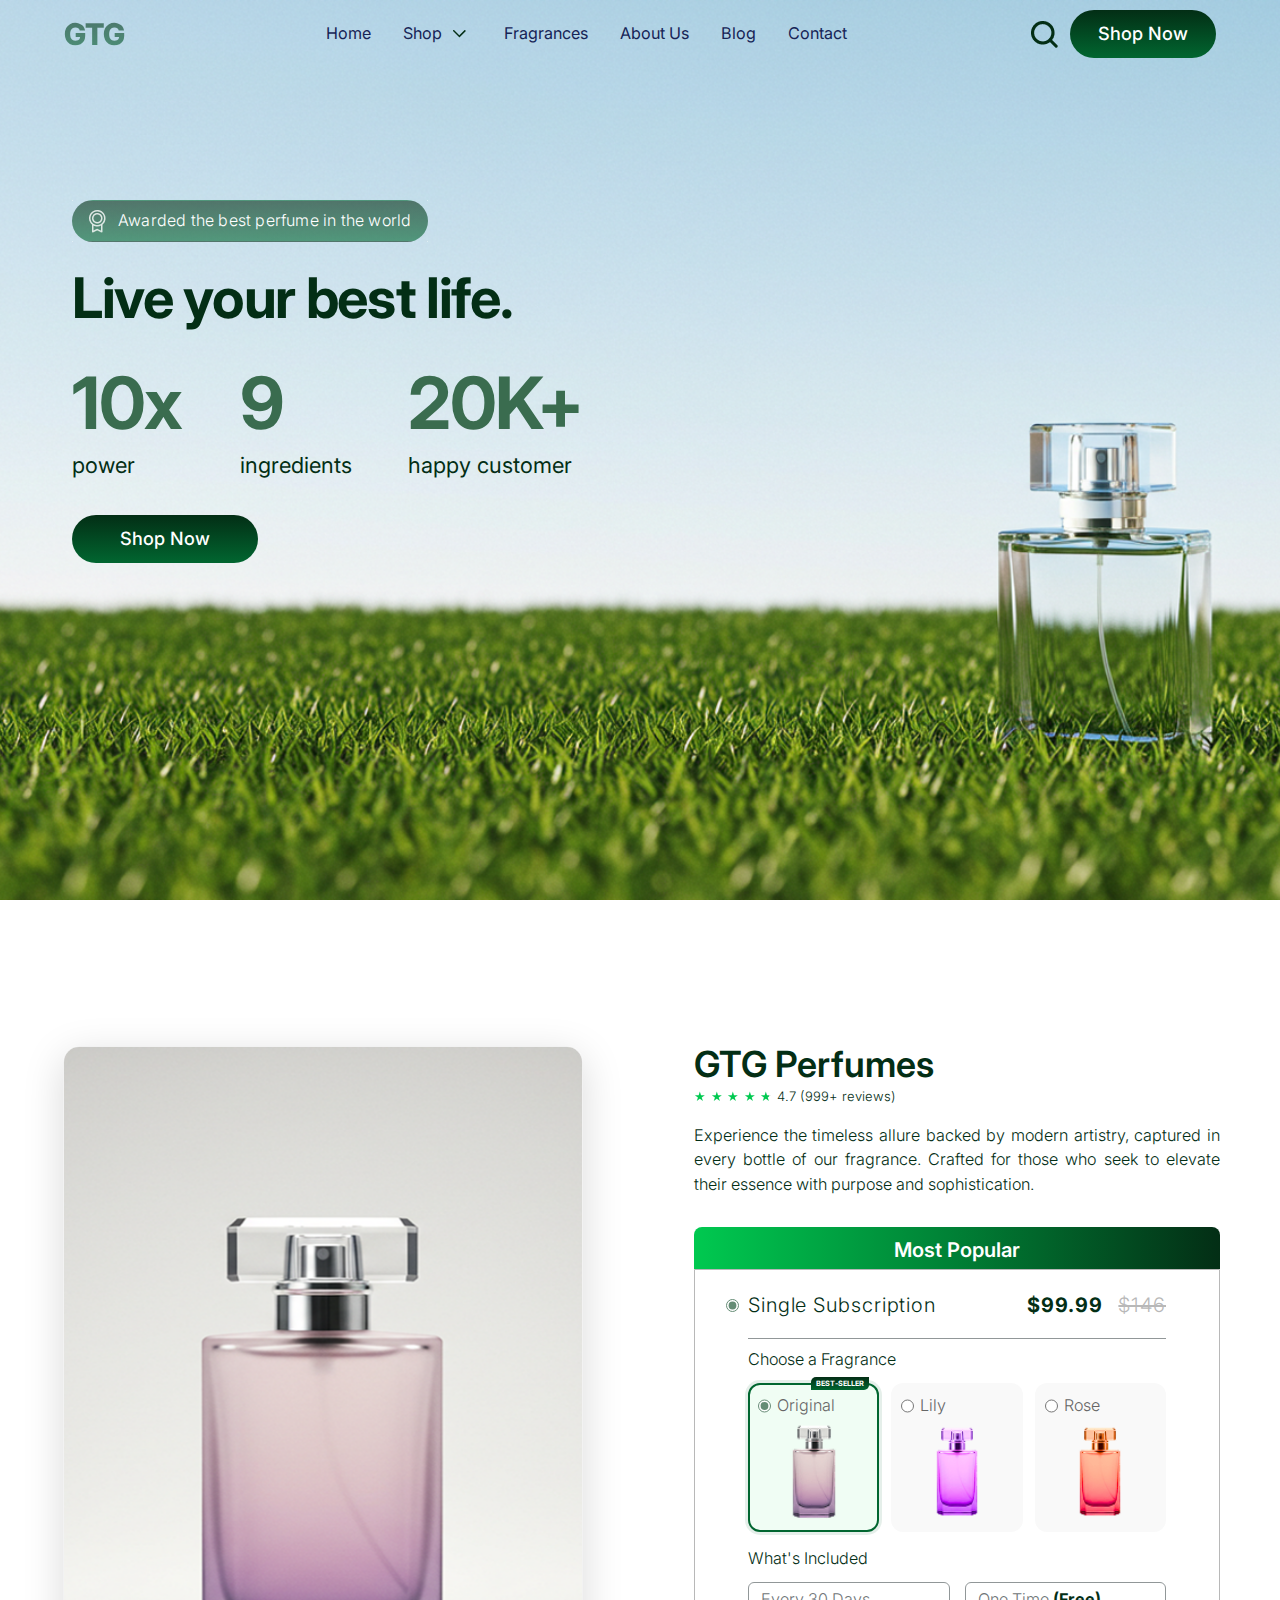
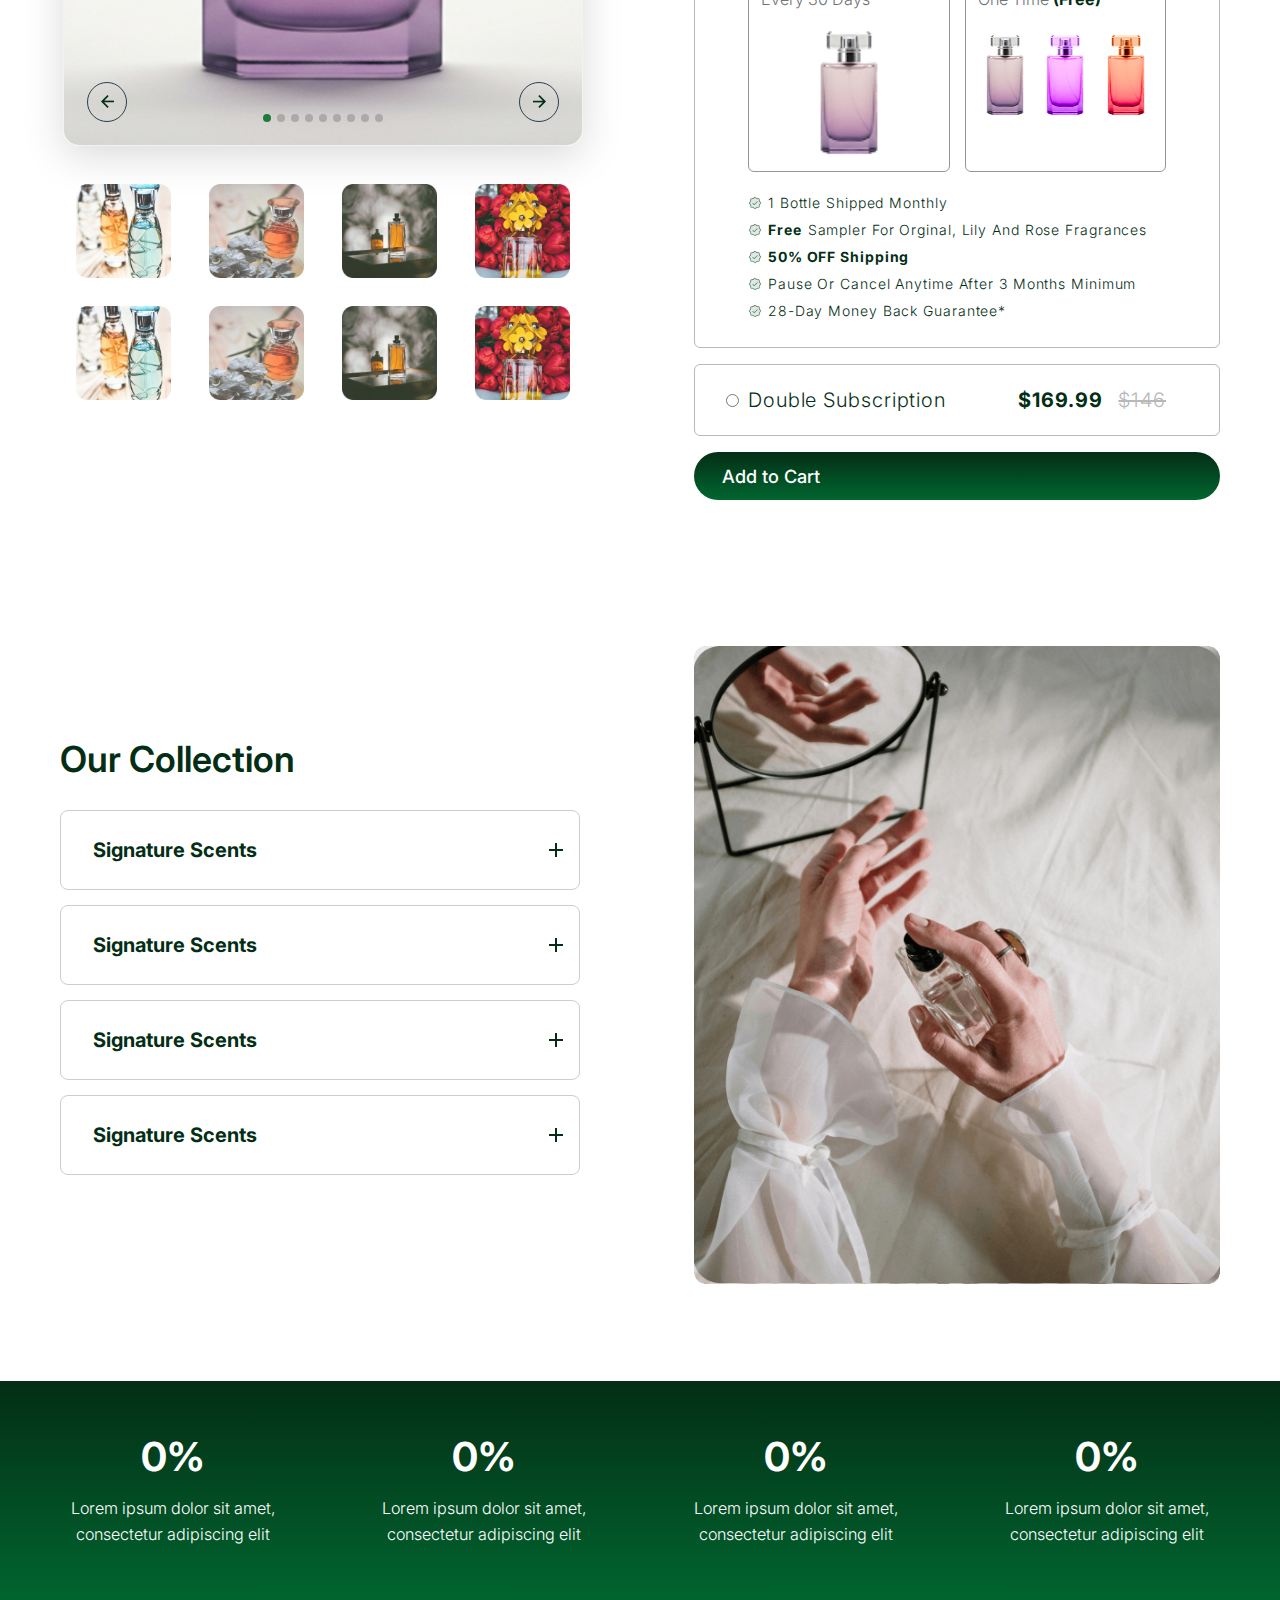
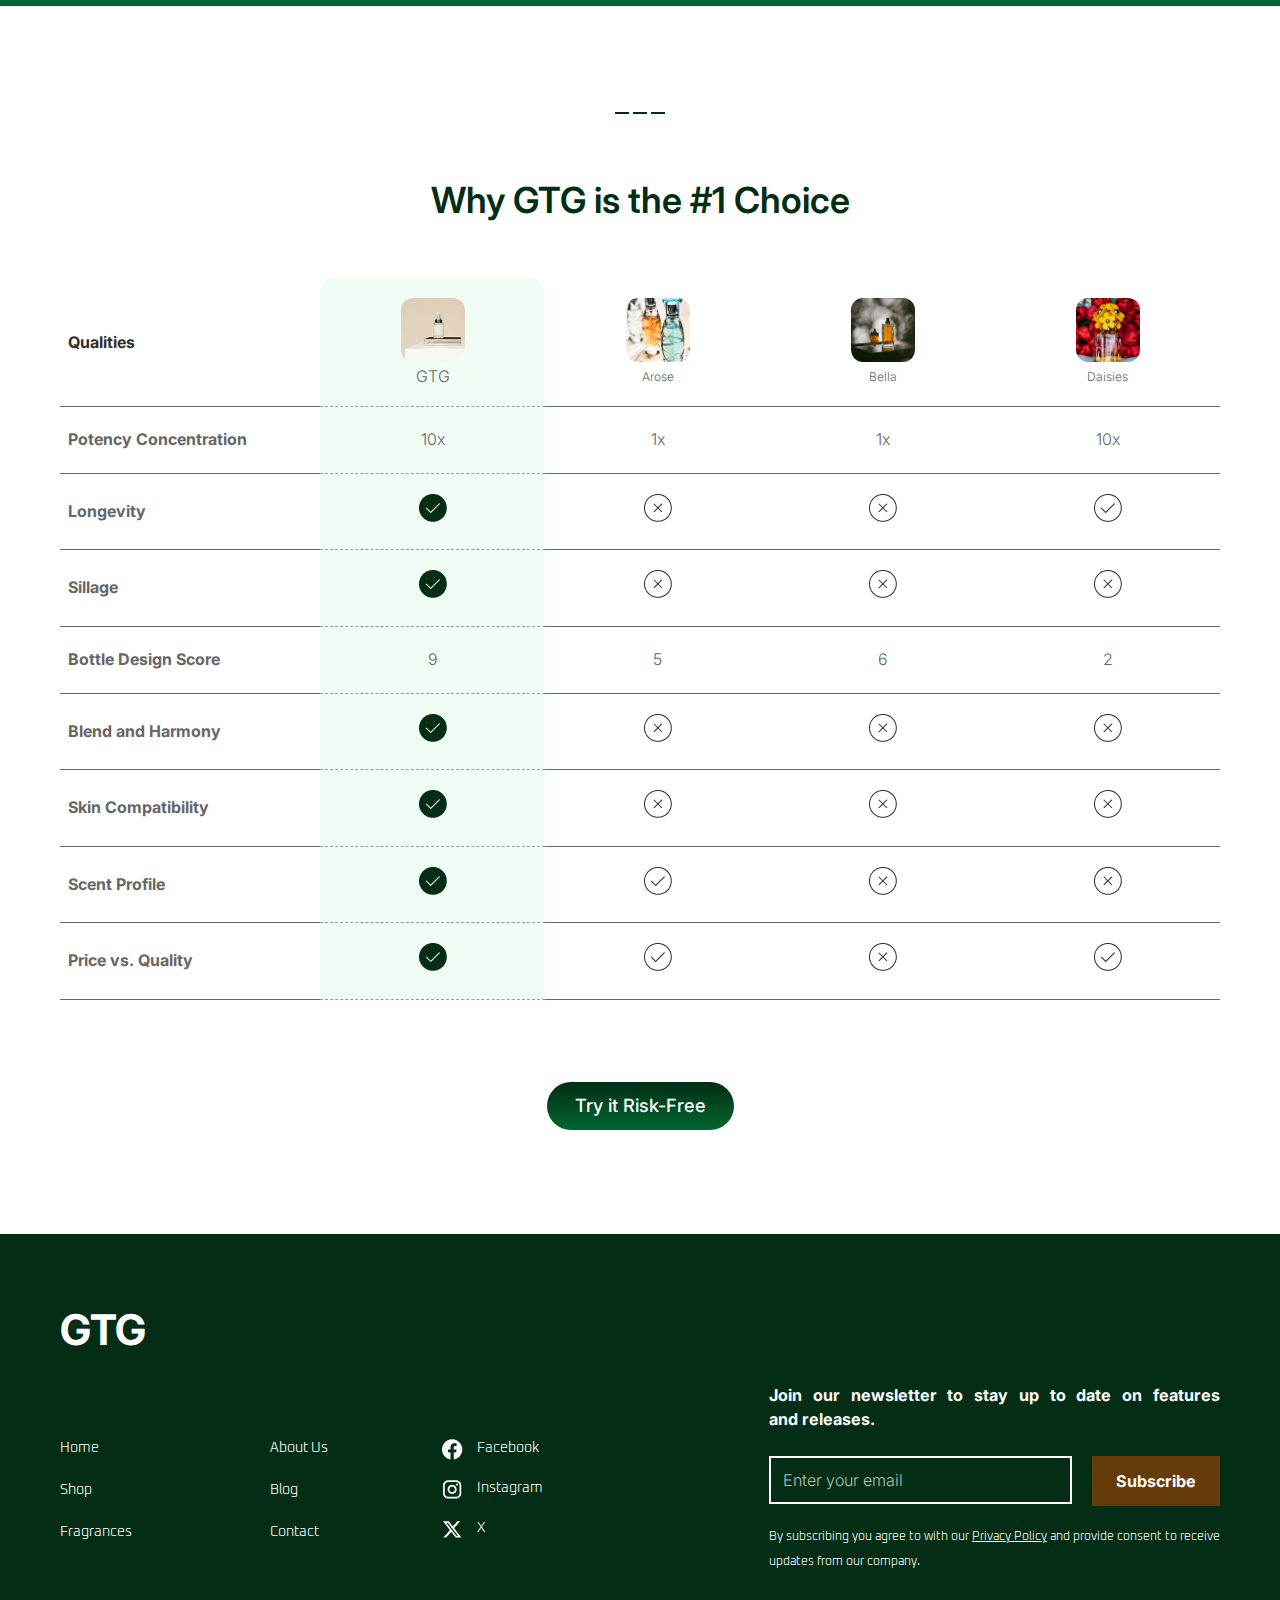
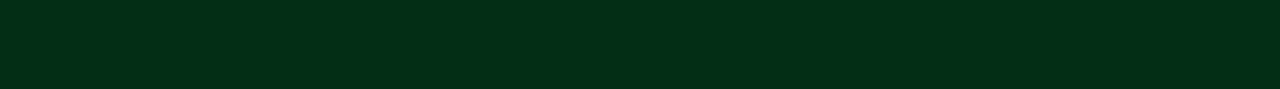
<file: index.html>
<!DOCTYPE html>
<html lang="en">
  <head>
    <meta charset="UTF-8" />
    <meta http-equiv="X-UA-Compatible" content="IE=edge" />
    <meta name="viewport" content="width=device-width, initial-scale=1.0" />
    <link href="./css/style.css" rel="stylesheet" />
    <title>GTG - Premium Fragrances</title>
  </head>

  <body>
    <!-- Header Start -->
    <header class="header">
      <div class="container">
        <a class="logoBox" href="#">GTG</a>
        <nav class="navlist">
          <ul>
            <li><a href="#">Home</a></li>
            <li class="dropdown">
              <a href="#">Shop</a>
            </li>
            <li><a href="#">Fragrances</a></li>
            <li><a href="#">About Us</a></li>
            <li><a href="#">Blog</a></li>
            <li><a href="#">Contact</a></li>
          </ul>
        </nav>
        <button class="burger" aria-label="Open menu" aria-expanded="false">
          <span></span>
          <span></span>
          <span></span>
        </button>
        <div class="rightBox">
          <div class="searchWrap">
            <input
              type="text"
              placeholder="Search..."
              aria-label="Search products"
            />
            <button type="button" class="searchBtn" aria-label="Search">
              <span class="icon search-icon"></span>
            </button>
          </div>
          <a href="#" class="primaryBtn">Shop Now</a>
        </div>
      </div>
    </header>
    <!-- Header end -->

    <!-- Hero Section Start -->
    <div class="hero-section">
      <div class="container">
        <div class="info">
          <p class="award-label">
            <span class="icon award-icon"></span>Awarded the best perfume in the
            world
          </p>
          <h1>Live your best life.</h1>
          <ul class="stat-list">
            <li><span>10x</span>power</li>
            <li><span>9</span>ingredients</li>
            <li><span>20K+</span>happy customer</li>
          </ul>
          <a href="#" class="primaryBtn">Shop Now</a>
        </div>
      </div>
    </div>
    <!-- Hero Section end -->

    <!-- Shopping cart Section start -->
    <div class="shopping-cart-section">
      <div class="container">
        <div class="galleryBox">
          <div class="productSlider">
            <div class="sliderMain">
              <img
                id="mainImage"
                src="./assets/slider.png"
                alt="Product image"
              />
              <button class="nav prev" aria-label="Previous image">
                <span class="icon arrow-slider-icon"></span>
              </button>
              <button class="nav next" aria-label="Next image">
                <span class="icon arrow-slider-icon"></span>
              </button>
              <div
                class="dots"
                id="dots"
                role="tablist"
                aria-label="Product image gallery"
              ></div>
            </div>

            <div class="thumbnails" id="thumbnails">
              <img
                src="./assets/scroll2.png"
                alt="Product thumbnail 1"
                loading="lazy"
              />
              <img
                src="./assets/scroll5.png"
                alt="Product thumbnail 2"
                loading="lazy"
              />
              <img
                src="./assets/scroll3.png"
                alt="Product thumbnail 3"
                loading="lazy"
              />
              <img
                src="./assets/scroll4.png"
                alt="Product thumbnail 4"
                loading="lazy"
              />
              <img
                src="./assets/scroll2.png"
                alt="Product thumbnail 5"
                loading="lazy"
              />
              <img
                src="./assets/scroll5.png"
                alt="Product thumbnail 6"
                loading="lazy"
              />
              <img
                src="./assets/scroll3.png"
                alt="Product thumbnail 7"
                loading="lazy"
              />
              <img
                src="./assets/scroll4.png"
                alt="Product thumbnail 8"
                loading="lazy"
              />
            </div>
          </div>
        </div>
        <div class="addCartBox">
          <h2>GTG Perfumes</h2>
          <div class="starBox">
            <div
              class="stars"
              style="--rating: 4.5"
              aria-label="Rating of this product is 4.5 out of 5."
            ></div>
            <span class="text">4.7 (999+ reviews)</span>
          </div>
          <p class="desc">
            Experience the timeless allure backed by modern artistry, captured
            in every bottle of our fragrance. Crafted for those who seek to
            elevate their essence with purpose and sophistication.
          </p>
          <form>
            <div class="subscriptionBox">
              <div class="planHeader popular">Most Popular</div>

              <!-- SINGLE SUBSCRIPTION -->
              <div class="plan first-child active" data-plan="single">
                <label class="planTitle">
                  <div>
                    <input type="radio" name="plan" checked />
                    <span>Single Subscription</span>
                  </div>
                  <span class="price">$99.99 <del>$146</del></span>
                </label>
                <div class="doubleContent">
                  <!-- Choose Fragrance -->
                  <h4>Choose a Fragrance</h4>
                  <div class="fragranceGrid">
                    <label class="fragrance active">
                      <div>
                        <input type="radio" name="single-fragrance" checked />
                        <p>Original</p>
                      </div>
                      <span class="badge">BEST-SELLER</span>
                      <img
                        src="./assets/item-1.png"
                        alt="Original fragrance"
                        loading="lazy"
                      />
                    </label>

                    <label class="fragrance">
                      <div>
                        <input type="radio" name="single-fragrance" />
                        <p>Lily</p>
                      </div>
                      <img
                        src="./assets/item-2.png"
                        alt="Lily fragrance"
                        loading="lazy"
                      />
                    </label>

                    <label class="fragrance">
                      <div>
                        <input type="radio" name="single-fragrance" />
                        <p>Rose</p>
                      </div>
                      <img
                        src="./assets/item-3.png"
                        alt="Rose fragrance"
                        loading="lazy"
                      />
                    </label>
                  </div>
                  <!-- What's Included -->
                  <h4>What's Included</h4>
                  <div class="includedGrid">
                    <div class="box">
                      <span>Every 30 Days</span>
                      <img
                        src="./assets/item-1.png"
                        alt="Item image"
                        class="inlineImg"
                        loading="lazy"
                      />
                    </div>
                    <div class="box">
                      <span>One Time <strong>(Free)</strong></span>
                      <div class="inlineImgs">
                        <img
                          src="./assets/item-1.png"
                          alt="Item 1"
                          loading="lazy"
                        />
                        <img
                          src="./assets/item-2.png"
                          alt="Item 2"
                          loading="lazy"
                        />
                        <img
                          src="./assets/item-3.png"
                          alt="Item 3"
                          loading="lazy"
                        />
                      </div>
                    </div>
                  </div>
                  <ul class="benefits">
                    <li>
                      <span class="icon check-icon"></span>1 Bottle Shipped
                      Monthly
                    </li>
                    <li>
                      <span class="icon check-icon"></span
                      ><strong>Free </strong> Sampler for Orginal, Lily and Rose
                      Fragrances
                    </li>
                    <li>
                      <span class="icon check-icon"></span
                      ><strong>50% OFF Shipping</strong>
                    </li>
                    <li>
                      <span class="icon check-icon"></span>Pause or Cancel
                      Anytime After 3 Months Minimum
                    </li>
                    <li>
                      <span class="icon check-icon"></span>28-Day Money Back
                      Guarantee*
                    </li>
                  </ul>
                </div>
              </div>

              <!-- DOUBLE PLAN -->
              <div class="plan" data-plan="double">
                <label class="planTitle">
                  <input type="radio" name="plan" />
                  <span>Double Subscription</span>
                  <span class="price">$169.99 <del>$146</del></span>
                </label>

                <div class="doubleContent">
                  <!-- Choose Fragrance 1 -->
                  <h4>Choose Fragrance 1</h4>
                  <div class="fragranceGrid">
                    <label class="fragrance active">
                      <div>
                        <input type="radio" name="double-fragrance-1" checked />
                        <p>Original</p>
                      </div>
                      <span class="badge">BEST-SELLER</span>
                      <img
                        src="./assets/item-1.png"
                        alt="Original fragrance"
                        loading="lazy"
                      />
                    </label>

                    <label class="fragrance">
                      <div>
                        <input type="radio" name="double-fragrance-1" />
                        <p>Lily</p>
                      </div>
                      <img
                        src="./assets/item-2.png"
                        alt="Lily fragrance"
                        loading="lazy"
                      />
                    </label>

                    <label class="fragrance">
                      <div>
                        <input type="radio" name="double-fragrance-1" />
                        <p>Rose</p>
                      </div>
                      <img
                        src="./assets/item-3.png"
                        alt="Rose fragrance"
                        loading="lazy"
                      />
                    </label>
                  </div>
                  <!-- Choose Fragrance 2 -->
                  <h4>Choose Fragrance 2</h4>
                  <div class="fragranceGrid">
                    <label class="fragrance active">
                      <div>
                        <input type="radio" name="double-fragrance-2" checked />
                        <p>Original</p>
                      </div>
                      <span class="badge">BEST-SELLER</span>
                      <img
                        src="./assets/item-1.png"
                        alt="Original fragrance"
                        loading="lazy"
                      />
                    </label>

                    <label class="fragrance">
                      <div>
                        <input type="radio" name="double-fragrance-2" />
                        <p>Lily</p>
                      </div>
                      <img
                        src="./assets/item-2.png"
                        alt="Lily fragrance"
                        loading="lazy"
                      />
                    </label>

                    <label class="fragrance">
                      <div>
                        <input type="radio" name="double-fragrance-2" />
                        <p>Rose</p>
                      </div>
                      <img
                        src="./assets/item-3.png"
                        alt="Rose fragrance"
                        loading="lazy"
                      />
                    </label>
                  </div>
                  <!-- What's Included -->
                  <h4>What's Included</h4>
                  <div class="includedGrid">
                    <div class="box">
                      <span>Every 30 Days</span>
                      <img
                        src="./assets/item-1.png"
                        alt="Item image"
                        class="inlineImg"
                        loading="lazy"
                      />
                    </div>
                    <div class="box">
                      <span>One Time <strong>(Free)</strong></span>
                      <div class="inlineImgs">
                        <img
                          src="./assets/item-1.png"
                          alt="Item 1"
                          loading="lazy"
                        />
                        <img
                          src="./assets/item-2.png"
                          alt="Item 2"
                          loading="lazy"
                        />
                        <img
                          src="./assets/item-3.png"
                          alt="Item 3"
                          loading="lazy"
                        />
                      </div>
                    </div>
                  </div>
                  <ul class="benefits">
                    <li>
                      <span class="icon check-icon"></span>1 Bottles Shipped
                      Monthly
                    </li>
                    <li>
                      <span class="icon check-icon"></span
                      ><strong>Free </strong> Sampler for Original, Lily and
                      Rose Fragrances
                    </li>
                    <li>
                      <span class="icon check-icon"></span
                      ><strong>50% OFF Shipping</strong>
                    </li>
                    <li>
                      <span class="icon check-icon"></span>Pause or Cancel
                      Anytime After 3 Months Minimum
                    </li>
                    <li>
                      <span class="icon check-icon"></span>28-Day Money Back
                      Guarantee*
                    </li>
                  </ul>
                </div>
              </div>
            </div>

            <a href="#" class="primaryBtn addBtn">Add to Cart</a>
          </form>
        </div>
      </div>
    </div>
    <!-- Shopping cart Section end -->

    <!-- Accordion Section start -->
    <div class="accordian-section">
      <div class="container">
        <div class="main-section">
          <div class="accordion">
            <h2>Our Collection</h2>
            <div class="accordion-item">
              <div class="accordion-item-header">Signature Scents</div>
              <div class="accordion-item-body">
                <div class="accordion-item-body-content">
                  Discover our curated line of signature perfumes, designed to
                  become your daily companion.
                </div>
              </div>
            </div>
            <div class="accordion-item">
              <div class="accordion-item-header">Signature Scents</div>
              <div class="accordion-item-body">
                <div class="accordion-item-body-content">
                  Discover our curated line of signature perfumes, designed to
                  become your daily companion.
                </div>
              </div>
            </div>
            <div class="accordion-item">
              <div class="accordion-item-header">Signature Scents</div>
              <div class="accordion-item-body">
                <div class="accordion-item-body-content">
                  Discover our curated line of signature perfumes, designed to
                  become your daily companion.
                </div>
              </div>
            </div>
            <div class="accordion-item">
              <div class="accordion-item-header">Signature Scents</div>
              <div class="accordion-item-body">
                <div class="accordion-item-body-content">
                  Discover our curated line of signature perfumes, designed to
                  become your daily companion.
                </div>
              </div>
            </div>
          </div>
          <div class="image-section">
            <img
              src="./assets/hands.png"
              alt="Hands holding perfume bottle"
              loading="lazy"
            />
          </div>
        </div>
      </div>
    </div>
    <!-- Accordion Section end -->

    <!-- Count Section start -->
    <div class="count-section" id="countSection">
      <div class="container">
        <ul>
          <li>
            <span class="count" data-target="84">0%</span>
            <span>Lorem ipsum dolor sit amet, consectetur adipiscing elit</span>
          </li>
          <li>
            <span class="count" data-target="78">0%</span>
            <span>Lorem ipsum dolor sit amet, consectetur adipiscing elit</span>
          </li>
          <li>
            <span class="count" data-target="89">0%</span>
            <span>Lorem ipsum dolor sit amet, consectetur adipiscing elit</span>
          </li>
          <li>
            <span class="count" data-target="90">0%</span>
            <span>Lorem ipsum dolor sit amet, consectetur adipiscing elit</span>
          </li>
        </ul>
      </div>
    </div>
    <!-- Count Section end -->

    <!-- Compare Section start -->
    <div class="compare-section">
      <div class="container">
        <div class="text-center">
          <span class="icon minus-icon"></span>
          <span class="icon minus-icon"></span>
          <span class="icon minus-icon"></span>
        </div>
        <h2 class="text-center">Why GTG is the #1 Choice</h2>
        <div class="table-wrap">
          <table class="compare-table">
            <thead>
              <tr>
                <th class="label">Qualities</th>
                <th class="featured">
                  <img
                    src="./assets/scroll1.png"
                    alt="GTG perfume bottle"
                    loading="lazy"
                  />
                  <span>GTG</span>
                </th>
                <th>
                  <img
                    src="./assets/scroll2.png"
                    alt="Arose perfume bottle"
                    loading="lazy"
                  />
                  <span>Arose</span>
                </th>
                <th>
                  <img
                    src="./assets/scroll3.png"
                    alt="Bella perfume bottle"
                    loading="lazy"
                  />
                  <span>Bella</span>
                </th>
                <th>
                  <img
                    src="./assets/scroll4.png"
                    alt="Daisies perfume bottle"
                    loading="lazy"
                  />
                  <span>Daisies</span>
                </th>
              </tr>
            </thead>

            <tbody>
              <tr>
                <td class="label">Potency Concentration</td>
                <td class="featured">10x</td>
                <td>1x</td>
                <td>1x</td>
                <td>10x</td>
              </tr>

              <tr>
                <td class="label">Longevity</td>
                <td class="featured">
                  <span class="icon check-green-icon"></span>
                </td>
                <td><span class="icon cross-icon"></span></td>
                <td><span class="icon cross-icon"></span></td>
                <td><span class="icon white-check-icon"></span></td>
              </tr>

              <tr>
                <td class="label">Sillage</td>
                <td class="featured">
                  <span class="icon check-green-icon"></span>
                </td>
                <td><span class="icon cross-icon"></span></td>
                <td><span class="icon cross-icon"></span></td>
                <td><span class="icon cross-icon"></span></td>
              </tr>

              <tr>
                <td class="label">Bottle Design Score</td>
                <td class="featured">9</td>
                <td>5</td>
                <td>6</td>
                <td>2</td>
              </tr>

              <tr>
                <td class="label">Blend and Harmony</td>
                <td class="featured">
                  <span class="icon check-green-icon"></span>
                </td>
                <td><span class="icon cross-icon"></span></td>
                <td><span class="icon cross-icon"></span></td>
                <td><span class="icon cross-icon"></span></td>
              </tr>

              <tr>
                <td class="label">Skin Compatibility</td>
                <td class="featured">
                  <span class="icon check-green-icon"></span>
                </td>
                <td><span class="icon cross-icon"></span></td>
                <td><span class="icon cross-icon"></span></td>
                <td><span class="icon cross-icon"></span></td>
              </tr>

              <tr>
                <td class="label">Scent Profile</td>
                <td class="featured">
                  <span class="icon check-green-icon"></span>
                </td>
                <td><span class="icon white-check-icon"></span></td>
                <td><span class="icon cross-icon"></span></td>
                <td><span class="icon cross-icon"></span></td>
              </tr>

              <tr>
                <td class="label">Price vs. Quality</td>
                <td class="featured">
                  <span class="icon check-green-icon"></span>
                </td>
                <td><span class="icon white-check-icon"></span></td>
                <td><span class="icon cross-icon"></span></td>
                <td><span class="icon white-check-icon"></span></td>
              </tr>
            </tbody>
          </table>
        </div>
        <div class="text-center">
          <a href="#" class="primaryBtn">Try it Risk-Free</a>
        </div>
      </div>
    </div>
    <!-- Compare Section end -->

    <!-- Footer Section start -->
    <footer class="footer">
      <div class="container">
        <div class="footer-logo"><a href="#">GTG</a></div>
        <div class="footer-bottom">
          <ul class="footer-nav">
            <li><a href="#">Home</a></li>
            <li><a href="#">Shop</a></li>
            <li><a href="#">Fragrances</a></li>
            <li><a href="#">About Us</a></li>
            <li><a href="#">Blog</a></li>
            <li><a href="#">Contact</a></li>
          </ul>
          <ul class="sociable-links">
            <li>
              <a href="#" aria-label="Visit Facebook"
                ><span class="icon fb-icon"></span> Facebook</a
              >
            </li>
            <li>
              <a href="#" aria-label="Visit Instagram"
                ><span class="icon instagram-icon"></span> Instagram</a
              >
            </li>
            <li>
              <a href="#" aria-label="Visit X"
                ><span class="icon x-icon"></span> X</a
              >
            </li>
          </ul>
          <div class="newsletter-box">
            <p>
              Join our newsletter to stay up to date on features and releases.
            </p>
            <form>
              <input
                type="email"
                placeholder="Enter your email"
                required
                aria-label="Email address"
              />
              <button class="secondaryBtn" type="submit">Subscribe</button>
            </form>
            <p>
              <span
                >By subscribing you agree to with our
                <a href="#">Privacy Policy</a> and provide consent to receive
                updates from our company.</span
              >
            </p>
          </div>
        </div>
      </div>
    </footer>
    <!-- Footer Section end -->

    <script type="text/javascript" src="./js/app.js" defer></script>
  </body>
</html>
</file>
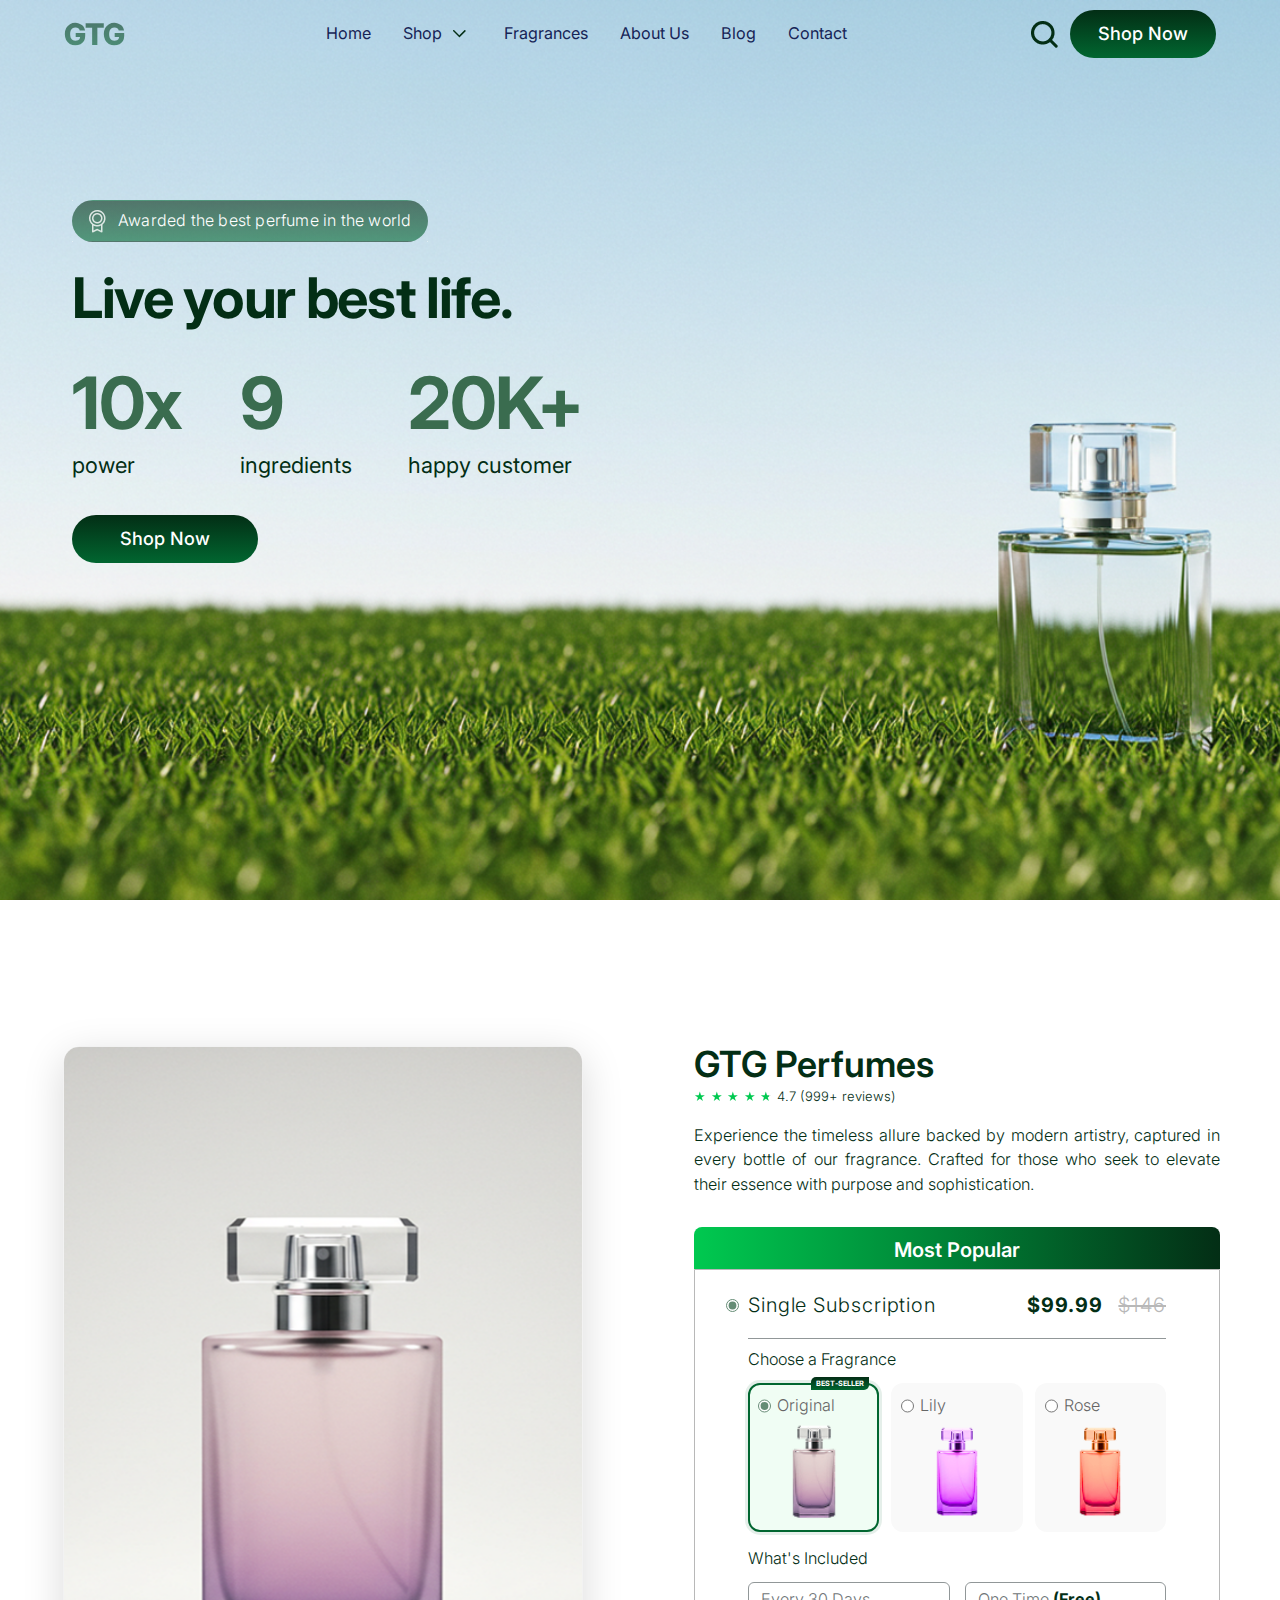
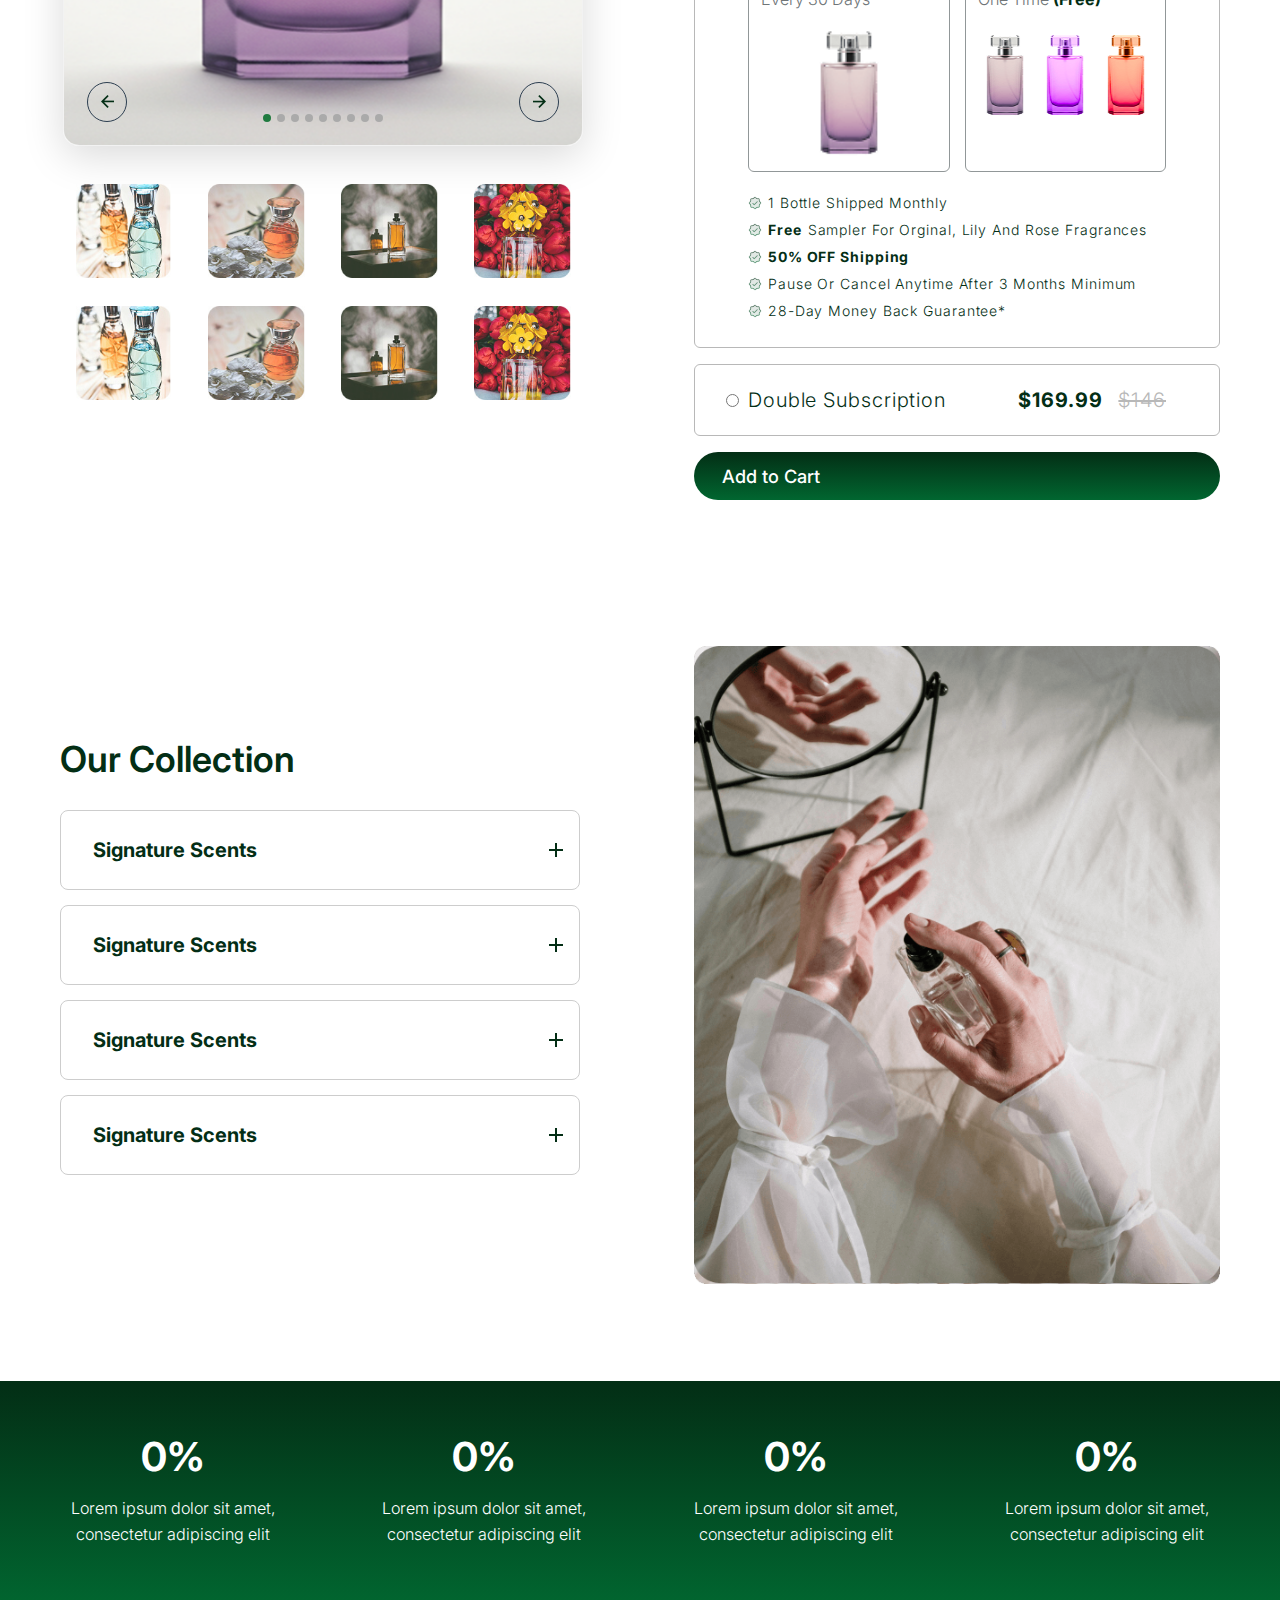
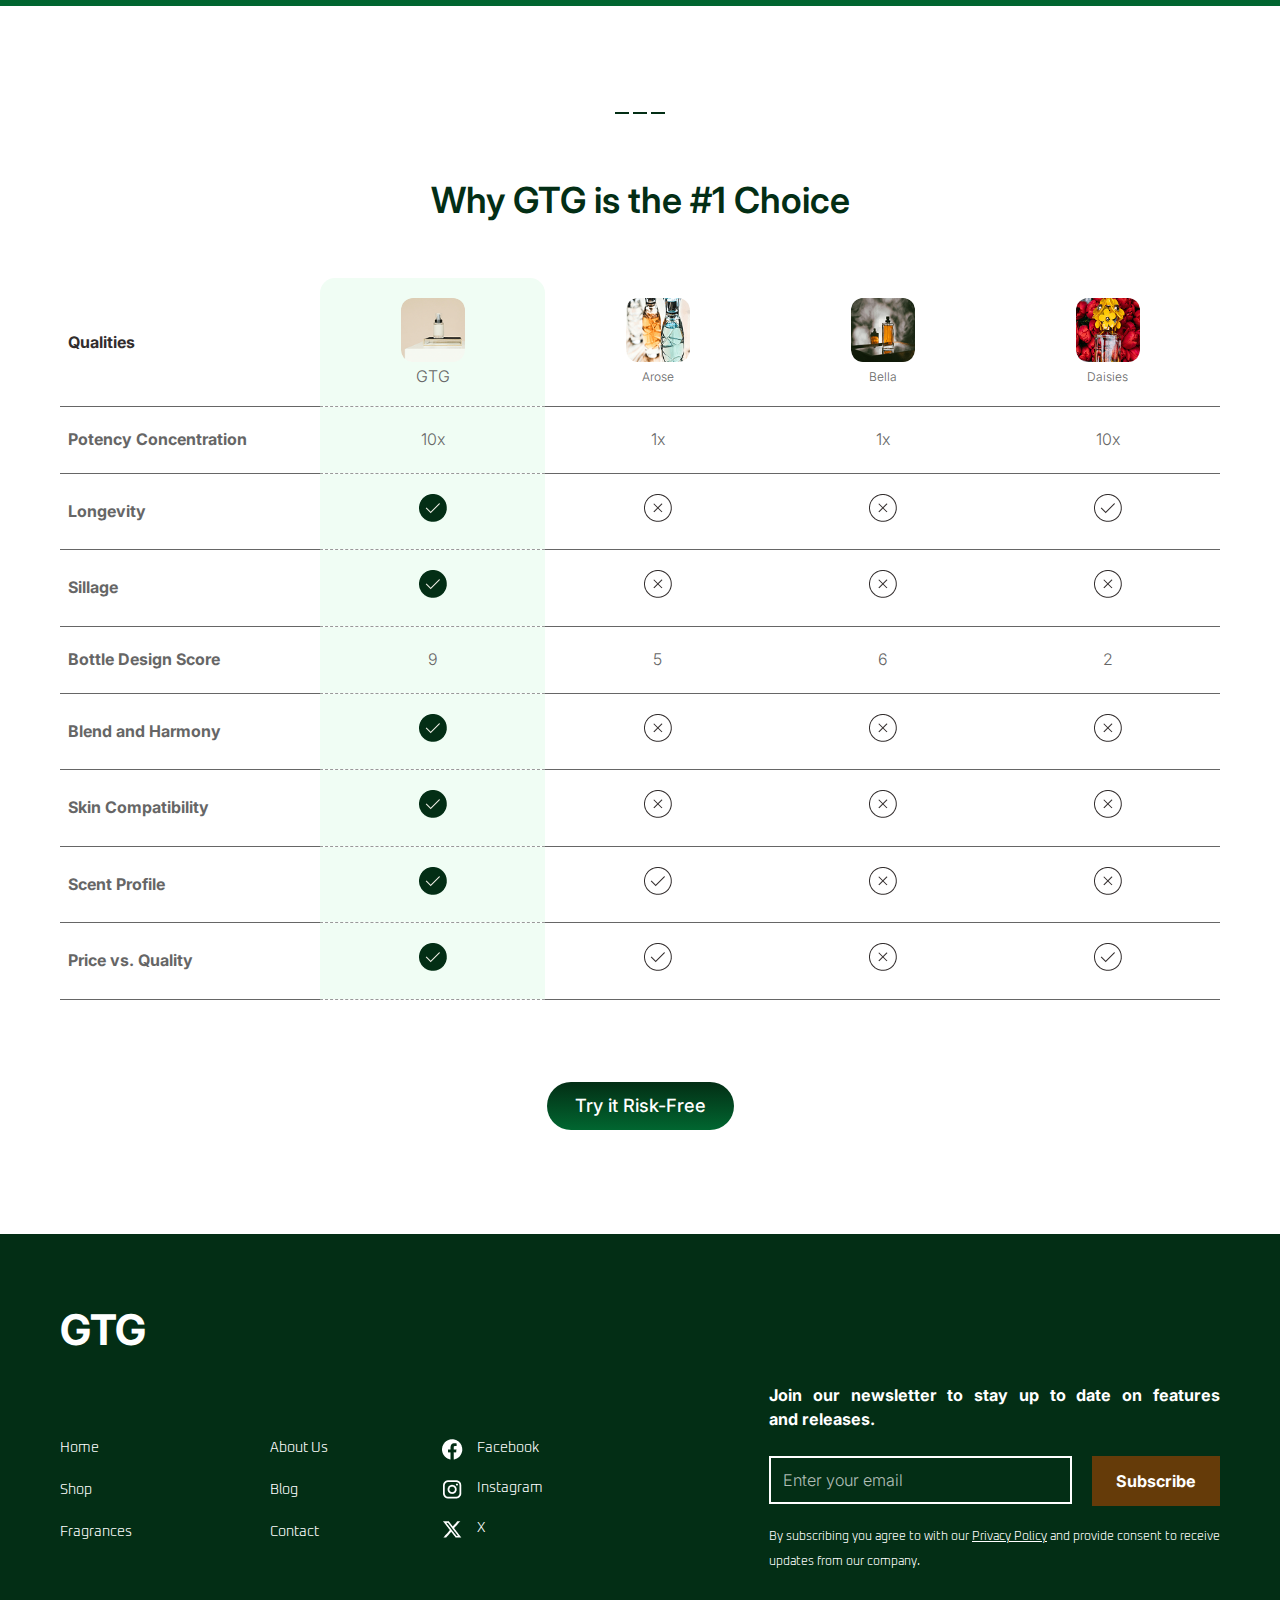
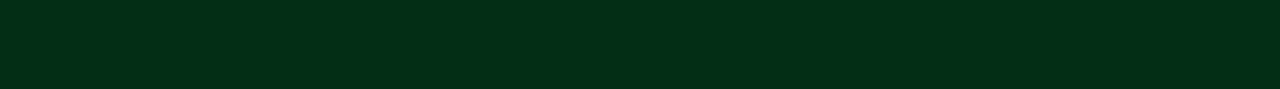
<file: CUBE/index.html>
<!DOCTYPE html>
<html lang="en">
  <head>
    <meta charset="UTF-8" />
    <meta http-equiv="X-UA-Compatible" content="IE=edge" />
    <meta name="viewport" content="width=device-width, initial-scale=1.0" />
    <link href="./css/style.css" rel="stylesheet" />
    <title>GTG - Premium Fragrances</title>
  </head>

  <body>
    <!-- Header Start -->
    <header class="header">
      <div class="container">
        <a class="logoBox" href="#">GTG</a>
        <nav class="navlist">
          <ul>
            <li><a href="#">Home</a></li>
            <li class="dropdown">
              <a href="#">Shop</a>
            </li>
            <li><a href="#">Fragrances</a></li>
            <li><a href="#">About Us</a></li>
            <li><a href="#">Blog</a></li>
            <li><a href="#">Contact</a></li>
          </ul>
        </nav>
        <button class="burger" aria-label="Open menu" aria-expanded="false">
          <span></span>
          <span></span>
          <span></span>
        </button>
        <div class="rightBox">
          <div class="searchWrap">
            <input
              type="text"
              placeholder="Search..."
              aria-label="Search products"
            />
            <button type="button" class="searchBtn" aria-label="Search">
              <span class="icon search-icon"></span>
            </button>
          </div>
          <a href="#" class="primaryBtn">Shop Now</a>
        </div>
      </div>
    </header>
    <!-- Header end -->

    <!-- Hero Section Start -->
    <div class="hero-section">
      <div class="container">
        <div class="info">
          <p class="award-label">
            <span class="icon award-icon"></span>Awarded the best perfume in the
            world
          </p>
          <h1>Live your best life.</h1>
          <ul class="stat-list">
            <li><span>10x</span>power</li>
            <li><span>9</span>ingredients</li>
            <li><span>20K+</span>happy customer</li>
          </ul>
          <a href="#" class="primaryBtn">Shop Now</a>
        </div>
      </div>
    </div>
    <!-- Hero Section end -->

    <!-- Shopping cart Section start -->
    <div class="shopping-cart-section">
      <div class="container">
        <div class="galleryBox">
          <div class="productSlider">
            <div class="sliderMain">
              <img
                id="mainImage"
                src="./assets/slider.png"
                alt="Product image"
              />
              <button class="nav prev" aria-label="Previous image">
                <span class="icon arrow-slider-icon"></span>
              </button>
              <button class="nav next" aria-label="Next image">
                <span class="icon arrow-slider-icon"></span>
              </button>
              <div
                class="dots"
                id="dots"
                role="tablist"
                aria-label="Product image gallery"
              ></div>
            </div>

            <div class="thumbnails" id="thumbnails">
              <img
                src="./assets/thumbnail-1.jpg"
                alt="Product thumbnail 1"
                loading="lazy"
              />
              <img
                src="./assets/thumbnail-2.jpg"
                alt="Product thumbnail 2"
                loading="lazy"
              />
              <img
                src="./assets/thumbnail-3.jpg"
                alt="Product thumbnail 3"
                loading="lazy"
              />
              <img
                src="./assets/thumbnail-4.jpg"
                alt="Product thumbnail 4"
                loading="lazy"
              />
              <img
                src="./assets/thumbnail-1.jpg"
                alt="Product thumbnail 5"
                loading="lazy"
              />
              <img
                src="./assets/thumbnail-2.jpg"
                alt="Product thumbnail 6"
                loading="lazy"
              />
              <img
                src="./assets/thumbnail-3.jpg"
                alt="Product thumbnail 7"
                loading="lazy"
              />
              <img
                src="./assets/thumbnail-4.jpg"
                alt="Product thumbnail 8"
                loading="lazy"
              />
            </div>
          </div>
        </div>
        <div class="addCartBox">
          <h2>GTG Perfumes</h2>
          <div class="starBox">
            <div
              class="stars"
              style="--rating: 4.5"
              aria-label="Rating of this product is 4.5 out of 5."
            ></div>
            <span class="text">4.7 (999+ reviews)</span>
          </div>
          <p class="desc">
            Experience the timeless allure backed by modern artistry, captured
            in every bottle of our fragrance. Crafted for those who seek to
            elevate their essence with purpose and sophistication.
          </p>
          <form>
            <div class="subscriptionBox">
              <div class="planHeader popular">Most Popular</div>

              <!-- SINGLE SUBSCRIPTION -->
              <div class="plan first-child active" data-plan="single">
                <label class="planTitle">
                  <div>
                    <input type="radio" name="plan" checked />
                    <span>Single Subscription</span>
                  </div>
                  <span class="price">$99.99 <del>$146</del></span>
                </label>
                <div class="doubleContent">
                  <!-- Choose Fragrance -->
                  <h4>Choose a Fragrance</h4>
                  <div class="fragranceGrid">
                    <label class="fragrance active">
                      <div>
                        <input type="radio" name="single-fragrance" checked />
                        <p>Original</p>
                      </div>
                      <span class="badge">BEST-SELLER</span>
                      <img
                        src="./assets/item-1.png"
                        alt="Original fragrance"
                        loading="lazy"
                      />
                    </label>

                    <label class="fragrance">
                      <div>
                        <input type="radio" name="single-fragrance" />
                        <p>Lily</p>
                      </div>
                      <img
                        src="./assets/item-2.png"
                        alt="Lily fragrance"
                        loading="lazy"
                      />
                    </label>

                    <label class="fragrance">
                      <div>
                        <input type="radio" name="single-fragrance" />
                        <p>Rose</p>
                      </div>
                      <img
                        src="./assets/item-3.png"
                        alt="Rose fragrance"
                        loading="lazy"
                      />
                    </label>
                  </div>
                  <!-- What's Included -->
                  <h4>What's Included</h4>
                  <div class="includedGrid">
                    <div class="box">
                      <span>Every 30 Days</span>
                      <img
                        src="./assets/item-1.png"
                        alt="Item image"
                        class="inlineImg"
                        loading="lazy"
                      />
                    </div>
                    <div class="box">
                      <span>One Time <strong>(Free)</strong></span>
                      <div class="inlineImgs">
                        <img
                          src="./assets/item-1.png"
                          alt="Item 1"
                          loading="lazy"
                        />
                        <img
                          src="./assets/item-2.png"
                          alt="Item 2"
                          loading="lazy"
                        />
                        <img
                          src="./assets/item-3.png"
                          alt="Item 3"
                          loading="lazy"
                        />
                      </div>
                    </div>
                  </div>
                  <ul class="benefits">
                    <li>
                      <span class="icon check-icon"></span>1 Bottle Shipped
                      Monthly
                    </li>
                    <li>
                      <span class="icon check-icon"></span
                      ><strong>Free </strong> Sampler for Orginal, Lily and Rose
                      Fragrances
                    </li>
                    <li>
                      <span class="icon check-icon"></span
                      ><strong>50% OFF Shipping</strong>
                    </li>
                    <li>
                      <span class="icon check-icon"></span>Pause or Cancel
                      Anytime After 3 Months Minimum
                    </li>
                    <li>
                      <span class="icon check-icon"></span>28-Day Money Back
                      Guarantee*
                    </li>
                  </ul>
                </div>
              </div>

              <!-- DOUBLE PLAN -->
              <div class="plan" data-plan="double">
                <label class="planTitle">
                  <input type="radio" name="plan" />
                  <span>Double Subscription</span>
                  <span class="price">$169.99 <del>$146</del></span>
                </label>

                <div class="doubleContent">
                  <!-- Choose Fragrance 1 -->
                  <h4>Choose Fragrance 1</h4>
                  <div class="fragranceGrid">
                    <label class="fragrance active">
                      <div>
                        <input type="radio" name="double-fragrance-1" checked />
                        <p>Original</p>
                      </div>
                      <span class="badge">BEST-SELLER</span>
                      <img
                        src="./assets/item-1.png"
                        alt="Original fragrance"
                        loading="lazy"
                      />
                    </label>

                    <label class="fragrance">
                      <div>
                        <input type="radio" name="double-fragrance-1" />
                        <p>Lily</p>
                      </div>
                      <img
                        src="./assets/item-2.png"
                        alt="Lily fragrance"
                        loading="lazy"
                      />
                    </label>

                    <label class="fragrance">
                      <div>
                        <input type="radio" name="double-fragrance-1" />
                        <p>Rose</p>
                      </div>
                      <img
                        src="./assets/item-3.png"
                        alt="Rose fragrance"
                        loading="lazy"
                      />
                    </label>
                  </div>
                  <!-- Choose Fragrance 2 -->
                  <h4>Choose Fragrance 2</h4>
                  <div class="fragranceGrid">
                    <label class="fragrance active">
                      <div>
                        <input type="radio" name="double-fragrance-2" checked />
                        <p>Original</p>
                      </div>
                      <span class="badge">BEST-SELLER</span>
                      <img
                        src="./assets/item-1.png"
                        alt="Original fragrance"
                        loading="lazy"
                      />
                    </label>

                    <label class="fragrance">
                      <div>
                        <input type="radio" name="double-fragrance-2" />
                        <p>Lily</p>
                      </div>
                      <img
                        src="./assets/item-2.png"
                        alt="Lily fragrance"
                        loading="lazy"
                      />
                    </label>

                    <label class="fragrance">
                      <div>
                        <input type="radio" name="double-fragrance-2" />
                        <p>Rose</p>
                      </div>
                      <img
                        src="./assets/item-3.png"
                        alt="Rose fragrance"
                        loading="lazy"
                      />
                    </label>
                  </div>
                  <!-- What's Included -->
                  <h4>What's Included</h4>
                  <div class="includedGrid">
                    <div class="box">
                      <span>Every 30 Days</span>
                      <img
                        src="./assets/item-1.png"
                        alt="Item image"
                        class="inlineImg"
                        loading="lazy"
                      />
                    </div>
                    <div class="box">
                      <span>One Time <strong>(Free)</strong></span>
                      <div class="inlineImgs">
                        <img
                          src="./assets/item-1.png"
                          alt="Item 1"
                          loading="lazy"
                        />
                        <img
                          src="./assets/item-2.png"
                          alt="Item 2"
                          loading="lazy"
                        />
                        <img
                          src="./assets/item-3.png"
                          alt="Item 3"
                          loading="lazy"
                        />
                      </div>
                    </div>
                  </div>
                  <ul class="benefits">
                    <li>
                      <span class="icon check-icon"></span>1 Bottles Shipped
                      Monthly
                    </li>
                    <li>
                      <span class="icon check-icon"></span
                      ><strong>Free </strong> Sampler for Original, Lily and
                      Rose Fragrances
                    </li>
                    <li>
                      <span class="icon check-icon"></span
                      ><strong>50% OFF Shipping</strong>
                    </li>
                    <li>
                      <span class="icon check-icon"></span>Pause or Cancel
                      Anytime After 3 Months Minimum
                    </li>
                    <li>
                      <span class="icon check-icon"></span>28-Day Money Back
                      Guarantee*
                    </li>
                  </ul>
                </div>
              </div>
            </div>

            <a href="#" class="primaryBtn addBtn">Add to Cart</a>
          </form>
        </div>
      </div>
    </div>
    <!-- Shopping cart Section end -->

    <!-- Accordion Section start -->
    <div class="accordian-section">
      <div class="container">
        <div class="main-section">
          <div class="accordion">
            <h2>Our Collection</h2>
            <div class="accordion-item">
              <div class="accordion-item-header">Signature Scents</div>
              <div class="accordion-item-body">
                <div class="accordion-item-body-content">
                  Discover our curated line of signature perfumes, designed to
                  become your daily companion.
                </div>
              </div>
            </div>
            <div class="accordion-item">
              <div class="accordion-item-header">Signature Scents</div>
              <div class="accordion-item-body">
                <div class="accordion-item-body-content">
                  Discover our curated line of signature perfumes, designed to
                  become your daily companion.
                </div>
              </div>
            </div>
            <div class="accordion-item">
              <div class="accordion-item-header">Signature Scents</div>
              <div class="accordion-item-body">
                <div class="accordion-item-body-content">
                  Discover our curated line of signature perfumes, designed to
                  become your daily companion.
                </div>
              </div>
            </div>
            <div class="accordion-item">
              <div class="accordion-item-header">Signature Scents</div>
              <div class="accordion-item-body">
                <div class="accordion-item-body-content">
                  Discover our curated line of signature perfumes, designed to
                  become your daily companion.
                </div>
              </div>
            </div>
          </div>
          <div class="image-section">
            <img
              src="./assets/hands.png"
              alt="Hands holding perfume bottle"
              loading="lazy"
            />
          </div>
        </div>
      </div>
    </div>
    <!-- Accordion Section end -->

    <!-- Count Section start -->
    <div class="count-section" id="countSection">
      <div class="container">
        <ul>
          <li>
            <span class="count" data-target="84">0%</span>
            <span>Lorem ipsum dolor sit amet, consectetur adipiscing elit</span>
          </li>
          <li>
            <span class="count" data-target="78">0%</span>
            <span>Lorem ipsum dolor sit amet, consectetur adipiscing elit</span>
          </li>
          <li>
            <span class="count" data-target="89">0%</span>
            <span>Lorem ipsum dolor sit amet, consectetur adipiscing elit</span>
          </li>
          <li>
            <span class="count" data-target="90">0%</span>
            <span>Lorem ipsum dolor sit amet, consectetur adipiscing elit</span>
          </li>
        </ul>
      </div>
    </div>
    <!-- Count Section end -->

    <!-- Compare Section start -->
    <div class="compare-section">
      <div class="container">
        <div class="text-center">
          <span class="icon minus-icon"></span>
          <span class="icon minus-icon"></span>
          <span class="icon minus-icon"></span>
        </div>
        <h2 class="text-center">Why GTG is the #1 Choice</h2>
        <div class="table-wrap">
          <table class="compare-table">
            <thead>
              <tr>
                <th class="label">Qualities</th>
                <th class="featured">
                  <img
                    src="./assets/scroll1.png"
                    alt="GTG perfume bottle"
                    loading="lazy"
                  />
                  <span>GTG</span>
                </th>
                <th>
                  <img
                    src="./assets/scroll2.png"
                    alt="Arose perfume bottle"
                    loading="lazy"
                  />
                  <span>Arose</span>
                </th>
                <th>
                  <img
                    src="./assets/scroll3.png"
                    alt="Bella perfume bottle"
                    loading="lazy"
                  />
                  <span>Bella</span>
                </th>
                <th>
                  <img
                    src="./assets/scroll4.png"
                    alt="Daisies perfume bottle"
                    loading="lazy"
                  />
                  <span>Daisies</span>
                </th>
              </tr>
            </thead>

            <tbody>
              <tr>
                <td class="label">Potency Concentration</td>
                <td class="featured">10x</td>
                <td>1x</td>
                <td>1x</td>
                <td>10x</td>
              </tr>

              <tr>
                <td class="label">Longevity</td>
                <td class="featured">
                  <span class="icon check-green-icon"></span>
                </td>
                <td><span class="icon cross-icon"></span></td>
                <td><span class="icon cross-icon"></span></td>
                <td><span class="icon white-check-icon"></span></td>
              </tr>

              <tr>
                <td class="label">Sillage</td>
                <td class="featured">
                  <span class="icon check-green-icon"></span>
                </td>
                <td><span class="icon cross-icon"></span></td>
                <td><span class="icon cross-icon"></span></td>
                <td><span class="icon cross-icon"></span></td>
              </tr>

              <tr>
                <td class="label">Bottle Design Score</td>
                <td class="featured">9</td>
                <td>5</td>
                <td>6</td>
                <td>2</td>
              </tr>

              <tr>
                <td class="label">Blend and Harmony</td>
                <td class="featured">
                  <span class="icon check-green-icon"></span>
                </td>
                <td><span class="icon cross-icon"></span></td>
                <td><span class="icon cross-icon"></span></td>
                <td><span class="icon cross-icon"></span></td>
              </tr>

              <tr>
                <td class="label">Skin Compatibility</td>
                <td class="featured">
                  <span class="icon check-green-icon"></span>
                </td>
                <td><span class="icon cross-icon"></span></td>
                <td><span class="icon cross-icon"></span></td>
                <td><span class="icon cross-icon"></span></td>
              </tr>

              <tr>
                <td class="label">Scent Profile</td>
                <td class="featured">
                  <span class="icon check-green-icon"></span>
                </td>
                <td><span class="icon white-check-icon"></span></td>
                <td><span class="icon cross-icon"></span></td>
                <td><span class="icon cross-icon"></span></td>
              </tr>

              <tr>
                <td class="label">Price vs. Quality</td>
                <td class="featured">
                  <span class="icon check-green-icon"></span>
                </td>
                <td><span class="icon white-check-icon"></span></td>
                <td><span class="icon cross-icon"></span></td>
                <td><span class="icon white-check-icon"></span></td>
              </tr>
            </tbody>
          </table>
        </div>
        <div class="text-center">
          <a href="#" class="primaryBtn">Try it Risk-Free</a>
        </div>
      </div>
    </div>
    <!-- Compare Section end -->

    <!-- Footer Section start -->
    <footer class="footer">
      <div class="container">
        <div class="footer-logo"><a href="#">GTG</a></div>
        <div class="footer-bottom">
          <ul class="footer-nav">
            <li><a href="#">Home</a></li>
            <li><a href="#">Shop</a></li>
            <li><a href="#">Fragrances</a></li>
            <li><a href="#">About Us</a></li>
            <li><a href="#">Blog</a></li>
            <li><a href="#">Contact</a></li>
          </ul>
          <ul class="sociable-links">
            <li>
              <a href="#" aria-label="Visit Facebook"
                ><span class="icon fb-icon"></span> Facebook</a
              >
            </li>
            <li>
              <a href="#" aria-label="Visit Instagram"
                ><span class="icon instagram-icon"></span> Instagram</a
              >
            </li>
            <li>
              <a href="#" aria-label="Visit X"
                ><span class="icon x-icon"></span> X</a
              >
            </li>
          </ul>
          <div class="newsletter-box">
            <p>
              Join our newsletter to stay up to date on features and releases.
            </p>
            <form>
              <input
                type="email"
                placeholder="Enter your email"
                required
                aria-label="Email address"
              />
              <button class="secondaryBtn" type="submit">Subscribe</button>
            </form>
            <p>
              <span
                >By subscribing you agree to with our
                <a href="#">Privacy Policy</a> and provide consent to receive
                updates from our company.</span
              >
            </p>
          </div>
        </div>
      </div>
    </footer>
    <!-- Footer Section end -->

    <script type="text/javascript" src="./js/app.js" defer></script>
  </body>
</html>
</file>
<file: css/style.css>
@charset "UTF-8";
@import url(https://fonts.googleapis.com/css2?family=Inter:ital,opsz,wght@0,14..32,100..900;1,14..32,100..900&family=Oxanium:wght@200..800&display=swap);

*,
::after,
::before {
  box-sizing: border-box;
}

:not(dialog) {
  margin: 0;
}

@media (prefers-reduced-motion: no-preference) {
  html {
    interpolate-size: allow-keywords;
  }
}

body {
  line-height: 1.5;
  -webkit-font-smoothing: antialiased;
}

canvas,
img,
picture,
svg,
video {
  display: block;
  max-width: 100%;
}

button,
input,
select,
textarea {
  font: inherit;
}

h1,
h2,
h3,
h4,
h5,
h6,
p {
  overflow-wrap: break-word;
}

p {
  text-wrap: pretty;
}

h1,
h2,
h3,
h4,
h5,
h6 {
  text-wrap: balance;
}

#__next,
#root {
  isolation: isolate;
}

body {
  background-color: #fff;
  font-family: Inter, sans-serif;
  font-weight: 300;
  font-size: 16.18px;
  line-height: 1.6;
  letter-spacing: 0;
  text-align: justify;
  color: #666;
}

body.menu-open-body {
  overflow: hidden;
}

.container {
  width: 100%;
  margin-left: auto;
  margin-right: auto;
  padding-left: 15px;
  padding-right: 15px;
}

@media (min-width: 768px) {
  .container {
    max-width: 720px;
    padding-left: 20px;
    padding-right: 20px;
  }
}

@media (min-width: 1200px) {
  .container {
    max-width: 1448px;
    padding-left: 60px;
    padding-right: 60px;
  }
}

:root {
  --star-size: 13px;
  --star-color: #ccc;
  --star-background: rgba(0, 201, 80, 1);
}

.text-center {
  text-align: center;
}

.starBox {
  display: flex;
  margin-bottom: 20px;
}

.starBox .stars {
  --percent: calc(var(--rating) / 5 * 100%);
  display: inline-block;
  font-size: var(--star-size);
  font-family: Times;
  line-height: 1;
}

.starBox .stars::before {
  content: "★★★★★";
  letter-spacing: 4.5px;
  background: linear-gradient(
    90deg,
    var(--star-background) var(--percent),
    var(--star-color) var(--percent)
  );
  -webkit-background-clip: text;
  background-clip: text;
  -webkit-text-fill-color: transparent;
}

.starBox .text {
  font-weight: 300;
  font-size: 13px;
  line-height: 100%;
  letter-spacing: 0;
  color: #032e15;
}

.icon {
  display: inline-block;
}

.arrow-slider-icon {
  width: 13px;
  height: 13px;
  background: url(../assets/icon-sprites.png) -116px -5px;
}

.award-icon {
  width: 17px;
  height: 23px;
  background: url(../assets/icon-sprites.png) -40px -81px;
}

.check-green-icon {
  width: 28px;
  height: 28px;
  background: url(../assets/icon-sprites.png) -5px -5px;
}

.check-icon {
  width: 14px;
  height: 14px;
  background: url(../assets/icon-sprites.png) -67px -81px;
}

.cross-icon {
  width: 28px;
  height: 28px;
  background: url(../assets/icon-sprites.png) -43px -5px;
}

.dropdown-icon {
  width: 13px;
  height: 8px;
  background: url(../assets/icon-sprites.png) -116px -28px;
}

.fb-icon {
  width: 25px;
  height: 25px;
  background: url(../assets/icon-sprites.png) -81px -5px;
}

.plus-icon {
  width: 14px;
  height: 14px;
  background: url(../assets/icon-sprites.png) -91px -81px;
}

.minus-icon {
  width: 14px;
  height: 2px;
  background: url(../assets/icon-sprites.png) -5px -116px;
}

.white-check-icon {
  width: 28px;
  height: 28px;
  background: url(../assets/icon-sprites.png) -5px -43px;
}

.search-icon {
  width: 27px;
  height: 27px;
  background: url(../assets/icon-sprites.png) -43px -43px;
}

.x-icon {
  width: 25px;
  height: 25px;
  background: url(../assets/icon-sprites.png) -81px -40px;
}

.instagram-icon {
  width: 25px;
  height: 25px;
  background: url(../assets/icon-sprites.png) -5px -81px;
}

.primaryBtn {
  display: inline-block;
  background: linear-gradient(180deg, #032e15 0, #016630 100%);
  padding: 9.5px 28px;
  border-radius: 100px;
  font-weight: 500;
  font-size: 18.2px;
  color: #fff;
  text-decoration: none;
  transition: all 0.4s ease;
  border: none;
  cursor: pointer;
  user-select: none;
  -webkit-user-select: none;
}

.primaryBtn:hover {
  background: linear-gradient(180deg, #016630 0, #032e15 100%);
  box-shadow: 0 8px 24px rgba(1, 102, 48, 0.35);
  transform: translateY(-2px);
}

.primaryBtn:active {
  transform: translateY(0);
  box-shadow: 0 4px 12px rgba(1, 102, 48, 0.25);
}

.primaryBtn:focus-visible {
  outline: 2px solid #016630;
  outline-offset: 2px;
}

.secondaryBtn {
  font-weight: 700;
  font-size: 16.18px;
  line-height: 150%;
  letter-spacing: 0;
  padding: 13px 24px;
  background: #653b09;
  transition: all 0.4s ease;
  border: 0;
  color: #fff;
  text-decoration: none;
  cursor: pointer;
  user-select: none;
  -webkit-user-select: none;
}

.secondaryBtn:hover {
  opacity: 0.9;
  transform: translateY(-2px);
  box-shadow: 0 4px 12px rgba(101, 59, 9, 0.3);
}

.secondaryBtn:active {
  transform: translateY(0);
}

.secondaryBtn:focus-visible {
  outline: 2px solid #653b09;
  outline-offset: 2px;
}

.header {
  position: absolute;
  left: 0;
  top: 0;
  width: 100%;
  padding-top: 4px;
  padding-bottom: 4px;
  padding-left: 4px;
  padding-right: 4px;
}

.header .container {
  display: flex;
  justify-content: space-between;
  align-items: center;
  min-height: 60px;
}

.header .logoBox {
  text-decoration: none;
  font-weight: 800;
  font-size: 30px;
  line-height: 150%;
  letter-spacing: 0;
  background: -webkit-linear-gradient(
    rgba(3, 46, 21, 0.6) 0,
    rgba(1, 102, 48, 0.6) 100%
  );
  background: linear-gradient(
    rgba(3, 46, 21, 0.6) 0,
    rgba(1, 102, 48, 0.6) 100%
  );
  -webkit-background-clip: text;
  background-clip: text;
  -webkit-text-fill-color: transparent;
  margin-left: 0;
  padding-right: 8px;
}

.header .navlist ul {
  list-style: none;
  display: flex;
  gap: 32px;
  padding: 0;
  margin: 0;
}

.header .navlist ul li {
  position: relative;
  font-weight: 400;
}

.header .navlist ul li.dropdown > a {
  padding-right: 30px;
}

.header .navlist ul li.dropdown:after {
  display: block;
  content: "";
  position: absolute;
  right: 6px;
  top: 20px;
  margin-top: -3.5px;
  width: 13px;
  height: 8px;
  background: url(../assets/icon-sprites.png) -116px -28px;
  transition: all 0.3s ease-in;
}

.header .navlist ul li a {
  color: #162456;
  text-decoration: none;
  padding: 8px 0;
  display: inline-block;
}

.header .navlist ul li ul {
  position: absolute;
  top: 100%;
  left: 0;
  min-width: 200px;
  background: #fff;
  box-shadow: 0 8px 24px rgba(0, 0, 0, 0.12);
  border-radius: 8px;
  padding: 12px 0;
  display: flex;
  flex-direction: column;
  gap: 0;
  opacity: 0;
  visibility: hidden;
  transform: translateY(10px);
  transition: all 0.25s ease;
  z-index: 1000;
}

.header .navlist ul li ul li {
  padding: 0;
}

.header .navlist ul li ul li a {
  padding: 10px 16px;
  width: 100%;
  display: block;
  font-size: 14px;
}

.header .navlist ul li ul li a:hover {
  background: rgba(22, 36, 86, 0.05);
}

.header .navlist ul li:hover:after {
  transform: rotate(180deg);
}

.header .navlist ul li:hover > ul {
  opacity: 1;
  visibility: visible;
  transform: translateY(0);
}

.header .rightBox {
  display: flex;
  align-items: center;
  gap: 6px;
  margin-right: 0;
}

.header .rightBox .searchWrap {
  position: relative;
  display: flex;
  align-items: center;
}

.header .rightBox input {
  width: 0;
  opacity: 0;
  padding: 8px 12px;
  border: 1px solid #032e15;
  border-radius: 24px;
  font-size: 14px;
  transition: all 0.35s ease;
  margin-right: -40px;
  background-color: #fff;
  box-sizing: border-box;
}

.header .rightBox input:focus {
  outline: 0;
  border-color: #016630;
  box-shadow: 0 0 0 2px rgba(1, 102, 48, 0.1);
}

.header .rightBox input:focus-visible {
  outline: 2px solid #016630;
  outline-offset: -2px;
}

.header .rightBox button {
  background: 0 0;
  border: none;
  cursor: pointer;
  z-index: 2;
  margin-top: 8px;
}

.header .rightBox .searchWrap.active input {
  width: 220px;
  opacity: 1;
  margin-right: 8px;
}

@media (max-width: 768px) {
  .header .rightBox .searchWrap.active input {
    width: 160px;
  }
}

.header .burger {
  display: none;
  flex-direction: column;
  gap: 6px;
  background: 0 0;
  border: none;
  cursor: pointer;
  padding: 8px;
}

.header .burger span {
  width: 24px;
  height: 2px;
  background: #032e15;
  transition: all 0.3s ease;
}

@media (max-width: 1199px) {
  .header .burger {
    display: flex;
    order: -1;
  }
  .header .navlist {
    position: fixed;
    top: 0;
    right: -100%;
    width: 280px;
    height: 100vh;
    background: #fff;
    padding: 80px 24px 24px;
    box-shadow: -8px 0 24px rgba(0, 0, 0, 0.15);
    transition: right 0.35s ease;
    z-index: 99;
  }
  .header .navlist ul {
    flex-direction: column;
    gap: 20px;
    padding: 0;
  }
  .header .navlist li {
    font-size: 18px;
  }
  .header .navlist li.dropdown:hover:after {
    transform: rotate(0);
  }
  .header .navlist li.dropdown > a {
    width: 100%;
  }
  .header .navlist li.dropdown:after {
    right: 0;
    top: 14px;
  }
  .header .navlist li.dropdown ul {
    position: static;
    box-shadow: none;
    padding: 0;
    margin-top: 8px;
    opacity: 1;
    visibility: visible;
    transform: none;
    display: none;
  }
  .header .navlist li.dropdown.open ul {
    display: block;
  }
  .header .navlist li.dropdown.open:after {
    transform: rotate(180deg);
  }
  .header.menu-open .navlist {
    right: 0;
  }
  .header.menu-open .burger {
    position: relative;
    z-index: 100;
  }
  .header.menu-open .burger span:nth-child(1) {
    transform: rotate(45deg) translate(5px, 5px);
  }
  .header.menu-open .burger span:nth-child(2) {
    opacity: 0;
  }
  .header.menu-open .burger span:nth-child(3) {
    transform: rotate(-45deg) translate(6px, -6px);
  }
  .header .rightBox {
    gap: 12px;
  }
  .header .rightBox .primaryBtn {
    display: none;
  }
}

@media (max-width: 576px) {
  .header .navlist {
    width: 100%;
  }
  .header .logoBox {
    font-size: 30px;
  }
}

.hero-section {
  min-height: 100vh;
  height: 100vh;
  padding: 0;
  background: url(../assets/hero-image.png) no-repeat center center;
  background-size: cover;
}

.hero-section .info {
  padding-left: 12px;
  padding-top: 200px;
}

.hero-section .info h1 {
  font-family: "Inter", Arial, sans-serif;
  font-weight: 700;
  font-size: 56px;
  line-height: 1.12;
  letter-spacing: -1.33px;
  margin: 0 0 30px;
  color: #032e15;
  word-break: break-word;
}

.hero-section .info .primaryBtn {
  padding: 9.5px 48px;
}

.hero-section .award-label {
  background: linear-gradient(
    180deg,
    rgba(3, 46, 21, 0.6) 0,
    rgba(1, 102, 48, 0.6) 100%
  );
  padding: 8px 16px;
  font-weight: 300;
  font-size: 16px;
  line-height: 23px;
  letter-spacing: 0.2px;
  display: inline-block;
  border: 0.5px solid;
  border-image-source: linear-gradient(
    90.05deg,
    rgba(255, 255, 255, 0.5) 0.04%,
    rgba(252, 252, 252, 0.4) 102.54%
  );
  color: #fff;
  border-radius: 30px;
  margin-bottom: 25px;
}

.hero-section .award-label span {
  vertical-align: middle;
  margin-right: 12px;
}

.hero-section .stat-list {
  list-style: none;
  margin: 0;
  padding: 0;
  display: flex;
  gap: 48px;
  margin-bottom: 36px;
}

.hero-section .stat-list li {
  font-family: "Inter", Arial, sans-serif;
  font-weight: 400;
  font-size: 22px;
  line-height: 1.2;
  color: #032e15;
  min-width: 120px;
  text-align: left;
}

.hero-section .stat-list span {
  font-family: "Inter", Arial, sans-serif;
  font-weight: 700;
  font-size: 72px;
  line-height: 1.2;
  letter-spacing: -1.33px;
  display: block;
  margin-bottom: 6px;
  color: #3a6c4f;
  background: none;
  -webkit-background-clip: unset;
  background-clip: unset;
  -webkit-text-fill-color: unset;
}

@media (max-width: 1199px) {
  .hero-section {
    min-height: 100vh;
    height: 100vh;
    padding: 0;
    background-position: center center;
    background-size: cover;
    background-repeat: no-repeat;
    background-attachment: scroll;
  }
}

@media (max-width: 767px) {
  .hero-section {
    min-height: 100vh;
    height: 100vh;
    padding: 0;
    background-position: 75% center;
    background-size: cover;
    background-repeat: no-repeat;
  }
  .hero-section .info {
    padding-top: 100px;
    padding-left: 20px;
    padding-right: 20px;
    background: transparent;
    border-radius: 0;
    margin: 0;
    max-width: 100%;
  }
  .hero-section .info h1 {
    font-size: 32px;
    line-height: 1.2;
    margin-bottom: 20px;
  }
  .hero-section .info .award-label {
    font-size: 11px;
    padding: 6px 12px;
    margin-bottom: 20px;
  }
  .hero-section .info .stat-list {
    gap: 20px;
    margin-bottom: 25px;
    flex-wrap: wrap;
  }
  .hero-section .info .stat-list li {
    font-size: 12px;
    min-width: auto;
  }
  .hero-section .info .stat-list span {
    font-size: 24px;
    line-height: 1.2;
    letter-spacing: -0.5px;
    margin-bottom: 4px;
    color: #3a6c4f;
  }
  .hero-section .info .primaryBtn {
    padding: 10px 32px;
    font-size: 14px;
  }
}

.shopping-cart-section {
  padding: 146px 0 49px;
}

.shopping-cart-section .container {
  display: flex;
  gap: 108px;
}

.shopping-cart-section .galleryBox {
  width: 50%;
}

.shopping-cart-section .galleryBox .productSlider {
  max-width: 520px;
  margin: auto;
}

.shopping-cart-section .galleryBox .productSlider .sliderMain {
  position: relative;
  border-radius: 16px;
  display: flex;
  align-items: center;
  justify-content: center;
}

.shopping-cart-section .galleryBox .productSlider .sliderMain img {
  max-width: 100%;
  border-radius: 16px;
  transition: opacity 0.3s ease;
  height: 700px;
  width: 780px;
  object-fit: cover;
  box-shadow: 0 10px 40px rgba(0, 0, 0, 0.15);
  border: 1px solid rgba(0, 0, 0, 0.05);
}

.shopping-cart-section .galleryBox .productSlider .sliderMain .nav {
  position: absolute;
  bottom: 24px;
  width: 40px;
  height: 40px;
  border-radius: 50%;
  border: 1px solid #2c3e50;
  background: 0 0;
  cursor: pointer;
  font-size: 18px;
}

.shopping-cart-section .galleryBox .productSlider .sliderMain .prev {
  left: 24px;
}

.shopping-cart-section .galleryBox .productSlider .sliderMain .next {
  right: 24px;
}

.shopping-cart-section .galleryBox .productSlider .sliderMain .next .icon {
  transform: rotate(180deg);
}

.shopping-cart-section .galleryBox .productSlider .sliderMain .dots {
  position: absolute;
  bottom: 24px;
  display: flex;
  gap: 6px;
}

.shopping-cart-section .galleryBox .productSlider .sliderMain .dots span {
  width: 8px;
  height: 8px;
  border-radius: 50%;
  background: #aaa;
  cursor: pointer;
}

.shopping-cart-section
  .galleryBox
  .productSlider
  .sliderMain
  .dots
  span.active {
  background: #1f7a3f;
}

.shopping-cart-section .galleryBox .productSlider .thumbnails {
  display: grid;
  grid-template-columns: repeat(4, 1fr);
  gap: 12px;
  margin-top: 30px;
}

.shopping-cart-section .galleryBox .productSlider .thumbnails img {
  width: 100%;
  border-radius: 8px;
  cursor: pointer;
  opacity: 0.85;
  transition: all 0.3s ease;
  border: 2px solid transparent;
  height: 110px;
  object-fit: contain;
  display: block;
  box-sizing: border-box;
  padding: 6px;
}

.shopping-cart-section .galleryBox .productSlider .thumbnails img.active {
  opacity: 1;
  border-color: #016630;
  box-shadow: 0 0 0 2px rgba(1, 102, 48, 0.3);
}

.shopping-cart-section .galleryBox .productSlider .thumbnails img:hover {
  opacity: 1;
  transform: scale(1.08);
  box-shadow: 0 2px 8px rgba(0, 0, 0, 0.12);
}

.shopping-cart-section .addCartBox {
  width: 50%;
}

.shopping-cart-section .addCartBox h2 {
  font-weight: 600;
  font-size: 36px;
  line-height: 100%;
  letter-spacing: 0;
  margin: 0 0 8px;
  color: #032e15;
}

.shopping-cart-section .addCartBox .desc {
  color: #032e15;
  font-weight: 300;
  font-size: 16.18px;
  line-height: 150%;
  letter-spacing: 0;
  text-align: justify;
  margin-bottom: 31px;
}

.shopping-cart-section .addCartBox .subscriptionBox {
  margin: auto;
}

.shopping-cart-section .addCartBox .subscriptionBox .planHeader {
  background: linear-gradient(270deg, #032e15 0, #008236 51.92%, #00c950 100%);
  font-weight: 700;
  font-style: Bold;
  font-size: 20.23px;
  line-height: 24.27px;
  letter-spacing: 0;
  color: #fff;
  text-align: center;
  padding: 11px 11px 7px;
  border-radius: 8px 8px 0 0;
  font-weight: 600;
}

.shopping-cart-section .addCartBox .plan {
  border: 1px solid #b8b8b8;
  border-radius: 6px;
  padding: 20px 53px;
  margin-bottom: 16px;
}

.shopping-cart-section .addCartBox .plan.first-child {
  border-radius: 0 0 6px 6px;
}

.shopping-cart-section .addCartBox .plan h4 {
  font-weight: 300;
  font-size: 16.18px;
  line-height: 100%;
  letter-spacing: 0;
  text-align: justify;
  color: #032e15;
  margin: 18px 0 16px;
  padding-top: 12px;
  border-top: 1px solid #919798;
}

.shopping-cart-section .addCartBox .plan h4:not(:first-child) {
  border: 0;
  padding: 0;
}

.shopping-cart-section .addCartBox .plan .doubleContent {
  display: none;
}

.shopping-cart-section .addCartBox .plan.active .doubleContent,
.shopping-cart-section .addCartBox .plan.show-double .doubleContent {
  display: block;
}

.shopping-cart-section .addCartBox .planTitle {
  position: relative;
  display: flex;
  justify-content: space-between;
  align-items: center;
  cursor: pointer;
  color: #032e15;
  font-weight: 300;
  font-size: 20px;
  line-height: 30px;
  letter-spacing: 0.9px;
  vertical-align: middle;
}

.shopping-cart-section .addCartBox .planTitle input {
  accent-color: #658c75;
  margin-right: 8px;
  position: absolute;
  left: -22px;
  top: 9px;
}

.shopping-cart-section .addCartBox .planTitle .price {
  font-weight: 700;
  font-size: 20px;
  line-height: 30px;
  letter-spacing: 0.9px;
  vertical-align: bottom;
}

.shopping-cart-section .addCartBox .planTitle .price del {
  color: #b8b8b8;
  font-weight: 300;
  margin-left: 10px;
}

.shopping-cart-section .addCartBox .fragranceGrid {
  display: grid;
  grid-template-columns: repeat(3, 1fr);
  gap: 12px;
  margin-bottom: 16px;
}

.shopping-cart-section .addCartBox .fragrance {
  background: #f9f9f9;
  border-radius: 12px;
  padding: 8px;
  text-align: center;
  cursor: pointer;
  position: relative;
  border: 2px solid transparent;
  transition: all 0.3s ease;
}

.shopping-cart-section .addCartBox .fragrance:hover {
  background: #f0f0f0;
  transform: translateY(-2px);
  box-shadow: 0 4px 12px rgba(0, 0, 0, 0.1);
}

.shopping-cart-section .addCartBox .fragrance.active {
  background: #f0fdf4;
  border-color: #016630;
  box-shadow: 0 0 0 3px rgba(1, 102, 48, 0.1);
}

.shopping-cart-section .addCartBox .fragrance > div {
  display: flex;
  gap: 6px;
}

.shopping-cart-section .addCartBox .fragrance input {
  accent-color: #658c75;
  cursor: pointer;
}

.shopping-cart-section .addCartBox .fragrance img {
  width: 60px;
  margin: auto;
  transition: transform 0.3s ease;
}

.shopping-cart-section .addCartBox .fragrance.active img {
  transform: scale(1.05);
}

.shopping-cart-section .addCartBox .fragrance .badge {
  position: absolute;
  top: -8px;
  right: 8px;
  background: linear-gradient(180deg, #032e15 0, #016630 100%);
  text-transform: uppercase;
  font-weight: 700;
  font-size: 7.37px;
  line-height: 100%;
  letter-spacing: 0;
  color: #fff;
  padding: 2.5px 5px;
  border-radius: 5px 0 5px 0;
}

.shopping-cart-section .addCartBox .includedGrid {
  display: grid;
  grid-template-columns: 1fr 1fr;
  gap: 15px;
  margin-bottom: 20px;
}

.shopping-cart-section .addCartBox .includedGrid .box {
  border: 1px solid #919798;
  border-radius: 6px;
  padding: 8px 12px;
  font-weight: 300;
  font-size: 16.18px;
  line-height: 100%;
  letter-spacing: 0;
  text-align: justify;
}

.shopping-cart-section .addCartBox .includedGrid .box span {
  text-align: left;
  display: block;
  color: #6f7577;
  margin-bottom: 12px;
}

.shopping-cart-section .addCartBox .includedGrid .box span strong {
  color: #032e15;
  font-weight: 700;
}

.shopping-cart-section .addCartBox .includedGrid .inlineImgs {
  display: flex;
  justify-content: space-between;
  margin-top: 20px;
}

.shopping-cart-section .addCartBox .includedGrid .inlineImgs img {
  width: 54px;
  height: 94px;
}

.shopping-cart-section .addCartBox .includedGrid .inlineImg {
  width: 84px;
  height: 144px;
  display: block;
  margin: 0 auto;
}

.shopping-cart-section .addCartBox .benefits {
  margin-top: 12px;
  padding-left: 0;
  list-style: none;
}

.shopping-cart-section .addCartBox .benefits strong {
  font-weight: 700;
  font-style: Bold;
  font-size: 14px;
  line-height: 21px;
  letter-spacing: 0.9px;
  text-align: justify;
  text-transform: capitalize;
}

.shopping-cart-section .addCartBox .benefits li {
  display: flex;
  align-items: center;
  gap: 6px;
  margin-bottom: 6px;
  color: #032e15;
  font-weight: 300;
  font-size: 14px;
  line-height: 21px;
  letter-spacing: 0.9px;
  text-align: justify;
  text-transform: capitalize;
}

.shopping-cart-section .addCartBox .doubleContent {
  display: none;
}

.shopping-cart-section .addCartBox .addBtn {
  display: block;
  width: 100%;
}

@media (max-width: 1199px) {
  .shopping-cart-section .addCartBox,
  .shopping-cart-section .galleryBox {
    width: 100%;
  }
  .shopping-cart-section .addCartBox .includedGrid .inlineImgs {
    flex-direction: column;
    align-items: center;
  }
  .shopping-cart-section .container {
    flex-direction: column;
  }
}

@media (max-width: 767px) {
  .shopping-cart-section {
    padding: 60px 0 30px;
  }

  .shopping-cart-section .galleryBox .productSlider .sliderMain img {
    height: 300px;
  }

  .shopping-cart-section .addCartBox h2 {
    font-size: 24px;
    margin-bottom: 12px;
  }

  .shopping-cart-section .addCartBox .fragranceGrid {
    grid-template-columns: repeat(3, 1fr);
    gap: 8px;
  }

  .shopping-cart-section .addCartBox .plan {
    padding: 15px 20px;
  }

  .shopping-cart-section .addCartBox .planTitle {
    font-size: 16px;
    flex-direction: column;
    gap: 8px;
  }

  .shopping-cart-section .addCartBox .planTitle .price {
    font-size: 16px;
  }
}

.accordian-section .accordion {
  width: 50%;
}

.accordian-section .accordion h2 {
  font-weight: 600;
  font-size: 36px;
  color: #032e15;
  line-height: 100%;
  letter-spacing: 0;
  margin-bottom: 33px;
}

@media (max-width: 1199px) {
  .accordian-section .accordion {
    width: 100%;
  }
  .accordian-section .accordion h2 {
    font-size: 30px;
  }
}

.accordian-section .accordion-item {
  border-radius: 8px;
  border: 1px solid #cdcdcd;
  margin-bottom: 15px;
}

.accordian-section .accordion-item-header {
  padding: 24px 32px;
  font-weight: 700;
  font-size: 20px;
  line-height: 30px;
  letter-spacing: 0;
  color: #032e15;
  display: flex;
  align-items: center;
  position: relative;
  cursor: pointer;
}

.accordian-section .accordion-item-header::after {
  content: "";
  position: absolute;
  right: 1rem;
  width: 14px;
  height: 14px;
  background: url(../assets/icon-sprites.png) -91px -81px;
  display: block;
}

.accordian-section .accordion-item-header.active::after {
  width: 14px;
  height: 2px;
  background: url(../assets/icon-sprites.png) -5px -116px;
}

.accordian-section .accordion-item-body {
  max-height: 0;
  overflow: hidden;
  transition: max-height 0.2s ease-out;
}

.accordian-section .accordion-item-body-content {
  padding: 24px;
  font-weight: 300;
  font-size: 16px;
  line-height: 20.23px;
  letter-spacing: 0;
}

.accordian-section .image-section img {
  max-width: 100%;
}

.accordian-section .main-section {
  display: flex;
  align-items: center;
  gap: 114px;
  padding: 97px 0;
}

@media (max-width: 1199px) {
  .accordian-section .main-section {
    gap: 50px;
    flex-direction: column-reverse;
  }
  .accordian-section .main-section .image-section img {
    height: 200px;
    width: 320px;
    object-fit: cover;
  }
}

.count-section {
  background: linear-gradient(180deg, #032e15 0, #016630 100%);
  padding-top: 56px;
  padding-bottom: 58px;
}

.count-section ul {
  list-style: none;
  padding: 0;
  margin: 0;
  display: flex;
  gap: 85px;
}

.count-section ul li {
  text-align: center;
  color: #fff;
}

.count-section ul li span:first-child {
  display: block;
  font-weight: 700;
  font-size: 40px;
  line-height: 100%;
  letter-spacing: 0;
  text-align: center;
  margin-bottom: 19px;
}

@media (max-width: 767px) {
  .count-section ul {
    flex-wrap: wrap;
    gap: 40px;
    flex-direction: column;
  }
}

.compare-section {
  padding-top: 90px;
  padding-bottom: 104px;
}

.compare-section h2 {
  font-weight: 600;
  font-size: 36px;
  line-height: 100%;
  letter-spacing: 0;
  text-align: center;
  color: #032e15;
  margin: 60px 0 60px;
}

.table-wrap {
  overflow-x: auto;
  margin-bottom: 82px;
}

.compare-table {
  width: 100%;
  border-collapse: collapse;
  min-width: 950px;
  color: #666;
  font-size: 16px;
}

.compare-table td,
.compare-table th {
  padding: 20px 8px;
  text-align: center;
  border-bottom: 1px solid #666;
  font-size: 16px;
}

.compare-table th.label {
  text-align: left;
  font-weight: 700;
  color: #322d2d;
  width: 260px;
  font-size: 16px;
}

.compare-table td.label {
  text-align: left;
  font-weight: 700;
  color: #666;
  width: 260px;
}

.compare-table thead th {
  font-weight: 500;
  border-bottom: 1px solid #666;
  font-weight: 300;
  font-size: 12px;
  line-height: 19.16px;
  letter-spacing: 0;
  text-align: center;
}

.compare-table thead th.featured {
  border-radius: 15px 15px 0 0;
  border-bottom: 1px dashed #999;
  font-size: 16px;
}

.compare-table thead th img {
  width: 64px;
  height: 64px;
  border-radius: 12px;
  display: block;
  margin: 0 auto 5px;
}

.compare-table thead th span {
  display: block;
}

.compare-table .featured {
  background: #f0fdf4;
  position: relative;
}

.compare-table tbody tr td {
  border-bottom: 1px solid #666;
}

.compare-table tbody tr td.featured {
  border-bottom: 1px dashed #999;
}

.footer {
  background: #032e15;
  padding: 75px 0 93.73px;
}

.footer .footer-logo {
  margin-bottom: 30px;
}

.footer .footer-logo a {
  color: #fff;
  text-decoration: none;
  font-weight: 700;
  font-size: 42.32px;
  line-height: 100%;
  letter-spacing: 0;
}

.footer .footer-bottom {
  display: flex;
  align-items: center;
}

.footer .footer-nav {
  list-style: none;
  margin: 0;
  padding: 0;
  display: grid;
  grid-template-columns: repeat(2, minmax(170px, 1fr));
  grid-auto-flow: column;
  grid-template-rows: repeat(3, auto);
  row-gap: 16px;
  column-gap: 40px;
}

.footer .footer-nav a {
  font-family: Oxanium, sans-serif;
  font-weight: 300;
  font-size: 14.16px;
  line-height: 150%;
  color: #fff;
  text-decoration: none;
  transition: all 0.3s ease-in-out;
}

.footer .footer-nav a:hover {
  opacity: 0.9;
}

@media (max-width: 767px) {
  .footer .footer-nav {
    grid-auto-flow: row;
    grid-template-columns: 1fr;
    grid-template-rows: none;
  }
}

.footer .sociable-links {
  list-style: none;
  padding: 0;
  margin: 0;
}

.footer .sociable-links li {
  margin-bottom: 15px;
}

.footer .sociable-links li:last-child {
  margin: 0;
}

.footer .sociable-links a {
  display: flex;
  align-items: center;
  justify-content: flex-start;
  gap: 12px;
  font-family: Oxanium, sans-serif;
  font-weight: 300;
  font-size: 14.16px;
  line-height: 150%;
  letter-spacing: 0;
  text-decoration: none;
  color: #fff;
}

.footer .sociable-links a:hover {
  opacity: 0.9;
}

.footer .newsletter-box {
  max-width: 530px;
  margin-left: 226px;
}

.footer .newsletter-box form {
  margin-bottom: 16px;
  display: flex;
}

.footer .newsletter-box input {
  background-color: transparent;
  color: #fff;
  border: 2px solid #fff;
  padding: 12px;
  font-weight: 300;
  font-size: 16.18px;
  line-height: 150%;
  letter-spacing: 0;
  max-width: 365px;
  width: 100%;
  height: 48px;
  margin-right: 20px;
  transition: all 0.3s ease;
  box-sizing: border-box;
}

.footer .newsletter-box input::placeholder {
  color: rgba(255, 255, 255, 0.7);
}

.footer .newsletter-box input:focus {
  outline: 0;
  border-color: #fff;
  box-shadow: 0 0 0 3px rgba(255, 255, 255, 0.1);
}

.footer .newsletter-box input:focus-visible {
  outline: 2px solid #fff;
  outline-offset: 2px;
}

.footer .newsletter-box p {
  color: #fff;
  font-weight: 700;
  font-size: 16.18px;
  line-height: 150%;
  letter-spacing: 0;
  margin: 0 0 24.5px;
}

.footer .newsletter-box p span {
  font-family: Oxanium, sans-serif;
  font-weight: 300;
  font-size: 12.14px;
  line-height: 150%;
  letter-spacing: 0;
  text-decoration-thickness: 0;
}

.footer .newsletter-box p span a {
  color: #fff;
}

@media (max-width: 1199px) {
  .footer .footer-bottom {
    align-items: normal;
    flex-wrap: wrap;
    justify-content: flex-start;
  }
  .footer .newsletter-box {
    margin-left: 0;
    margin-top: 50px;
    flex: 1 0 100%;
  }
}

@media (max-width: 767px) {
  .footer .footer-bottom {
    flex-direction: column;
  }
  .footer .footer-bottom .footer-nav {
    margin-bottom: 40px;
  }
  .footer .footer-bottom .newsletter-box {
    max-width: 100%;
  }
  .footer .footer-bottom .newsletter-box form {
    gap: 10px;
    flex-direction: column;
  }
  .footer .footer-bottom .newsletter-box form input {
    max-width: 100%;
  }
}

/* Performance & Accessibility Optimizations */
@media (prefers-reduced-motion: reduce) {
  * {
    animation-duration: 0.01ms !important;
    animation-iteration-count: 1 !important;
    transition-duration: 0.01ms !important;
  }
}

/* Smooth scrolling */
html {
  scroll-behavior: smooth;
}

/* Focus visible for keyboard navigation */
:focus-visible {
  outline: 2px solid #016630;
  outline-offset: 2px;
}

/* Link underline for better accessibility */
a:active {
  outline: 2px solid #016630;
}

/* Animations for better UX */
@keyframes fadeIn {
  from {
    opacity: 0;
  }
  to {
    opacity: 1;
  }
}

@keyframes slideUp {
  from {
    opacity: 0;
    transform: translateY(20px);
  }
  to {
    opacity: 1;
    transform: translateY(0);
  }
}

@keyframes slideDown {
  from {
    opacity: 0;
    transform: translateY(-20px);
  }
  to {
    opacity: 1;
    transform: translateY(0);
  }
}

/* Apply animations to key elements */
.hero-section .info {
  animation: slideUp 0.6s ease-out;
}

.shopping-cart-section .galleryBox {
  animation: slideUp 0.6s ease-out 0.2s backwards;
}

.shopping-cart-section .addCartBox {
  animation: slideUp 0.6s ease-out 0.3s backwards;
}

.count-section li {
  animation: fadeIn 0.6s ease-out;
}

/* Print styles */
@media print {
  body {
    color: #000;
    background: #fff;
  }
  a {
    text-decoration: underline;
  }
}
</file>
<file: CUBE/css/style.css>
@charset "UTF-8";
@import url(https://fonts.googleapis.com/css2?family=Inter:ital,opsz,wght@0,14..32,100..900;1,14..32,100..900&family=Oxanium:wght@200..800&display=swap);
*,
::after,
::before {
  box-sizing: border-box;
}
:not(dialog) {
  margin: 0;
}
@media (prefers-reduced-motion: no-preference) {
  html {
    interpolate-size: allow-keywords;
  }
}
body {
  line-height: 1.5;
  -webkit-font-smoothing: antialiased;
}
canvas,
img,
picture,
svg,
video {
  display: block;
  max-width: 100%;
}
button,
input,
select,
textarea {
  font: inherit;
}
h1,
h2,
h3,
h4,
h5,
h6,
p {
  overflow-wrap: break-word;
}
p {
  text-wrap: pretty;
}
h1,
h2,
h3,
h4,
h5,
h6 {
  text-wrap: balance;
}
#__next,
#root {
  isolation: isolate;
}
body {
  background-color: #fff;
  font-family: Inter, sans-serif;
  font-weight: 300;
  font-size: 16.18px;
  line-height: 1.6;
  letter-spacing: 0;
  text-align: justify;
  color: #666;
}
body.menu-open-body {
  overflow: hidden;
}
.container {
  width: 100%;
  margin-left: auto;
  margin-right: auto;
  padding-left: 15px;
  padding-right: 15px;
}
@media (min-width: 768px) {
  .container {
    max-width: 720px;
    padding-left: 20px;
    padding-right: 20px;
  }
}
@media (min-width: 1200px) {
  .container {
    max-width: 1448px;
    padding-left: 60px;
    padding-right: 60px;
  }
}
:root {
  --star-size: 13px;
  --star-color: #ccc;
  --star-background: rgba(0, 201, 80, 1);
}
.text-center {
  text-align: center;
}
.starBox {
  display: flex;
  margin-bottom: 20px;
}
.starBox .stars {
  --percent: calc(var(--rating) / 5 * 100%);
  display: inline-block;
  font-size: var(--star-size);
  font-family: Times;
  line-height: 1;
}
.starBox .stars::before {
  content: "★★★★★";
  letter-spacing: 4.5px;
  background: linear-gradient(
    90deg,
    var(--star-background) var(--percent),
    var(--star-color) var(--percent)
  );
  -webkit-background-clip: text;
  background-clip: text;
  -webkit-text-fill-color: transparent;
}
.starBox .text {
  font-weight: 300;
  font-size: 13px;
  line-height: 100%;
  letter-spacing: 0;
  color: #032e15;
}
.icon {
  display: inline-block;
}
.arrow-slider-icon {
  width: 13px;
  height: 13px;
  background: url(../assets/icon-sprites.png) -116px -5px;
}
.award-icon {
  width: 17px;
  height: 23px;
  background: url(../assets/icon-sprites.png) -40px -81px;
}
.check-green-icon {
  width: 28px;
  height: 28px;
  background: url(../assets/icon-sprites.png) -5px -5px;
}
.check-icon {
  width: 14px;
  height: 14px;
  background: url(../assets/icon-sprites.png) -67px -81px;
}
.cross-icon {
  width: 28px;
  height: 28px;
  background: url(../assets/icon-sprites.png) -43px -5px;
}
.dropdown-icon {
  width: 13px;
  height: 8px;
  background: url(../assets/icon-sprites.png) -116px -28px;
}
.fb-icon {
  width: 25px;
  height: 25px;
  background: url(../assets/icon-sprites.png) -81px -5px;
}
.plus-icon {
  width: 14px;
  height: 14px;
  background: url(../assets/icon-sprites.png) -91px -81px;
}
.minus-icon {
  width: 14px;
  height: 2px;
  background: url(../assets/icon-sprites.png) -5px -116px;
}
.white-check-icon {
  width: 28px;
  height: 28px;
  background: url(../assets/icon-sprites.png) -5px -43px;
}
.search-icon {
  width: 27px;
  height: 27px;
  background: url(../assets/icon-sprites.png) -43px -43px;
}
.x-icon {
  width: 25px;
  height: 25px;
  background: url(../assets/icon-sprites.png) -81px -40px;
}
.instagram-icon {
  width: 25px;
  height: 25px;
  background: url(../assets/icon-sprites.png) -5px -81px;
}
.primaryBtn {
  display: inline-block;
  background: linear-gradient(180deg, #032e15 0, #016630 100%);
  padding: 9.5px 28px;
  border-radius: 100px;
  font-weight: 500;
  font-size: 18.2px;
  color: #fff;
  text-decoration: none;
  transition: all 0.4s ease;
  border: none;
  cursor: pointer;
  user-select: none;
  -webkit-user-select: none;
}
.primaryBtn:hover {
  background: linear-gradient(180deg, #016630 0, #032e15 100%);
  box-shadow: 0 8px 24px rgba(1, 102, 48, 0.35);
  transform: translateY(-2px);
}
.primaryBtn:active {
  transform: translateY(0);
  box-shadow: 0 4px 12px rgba(1, 102, 48, 0.25);
}
.primaryBtn:focus-visible {
  outline: 2px solid #016630;
  outline-offset: 2px;
}
.secondaryBtn {
  font-weight: 700;
  font-size: 16.18px;
  line-height: 150%;
  letter-spacing: 0;
  padding: 13px 24px;
  background: #653b09;
  transition: all 0.4s ease;
  border: 0;
  color: #fff;
  text-decoration: none;
  cursor: pointer;
  user-select: none;
  -webkit-user-select: none;
}
.secondaryBtn:hover {
  opacity: 0.9;
  transform: translateY(-2px);
  box-shadow: 0 4px 12px rgba(101, 59, 9, 0.3);
}
.secondaryBtn:active {
  transform: translateY(0);
}
.secondaryBtn:focus-visible {
  outline: 2px solid #653b09;
  outline-offset: 2px;
}
.header {
  position: absolute;
  left: 0;
  top: 0;
  width: 100%;
  padding-top: 4px;
  padding-bottom: 4px;
  padding-left: 4px;
  padding-right: 4px;
}
.header .container {
  display: flex;
  justify-content: space-between;
  align-items: center;
  min-height: 60px;
}
.header .logoBox {
  text-decoration: none;
  font-weight: 800;
  font-size: 30px;
  line-height: 150%;
  letter-spacing: 0;
  background: -webkit-linear-gradient(
    rgba(3, 46, 21, 0.6) 0,
    rgba(1, 102, 48, 0.6) 100%
  );
  background: linear-gradient(
    rgba(3, 46, 21, 0.6) 0,
    rgba(1, 102, 48, 0.6) 100%
  );
  -webkit-background-clip: text;
  background-clip: text;
  -webkit-text-fill-color: transparent;
  margin-left: 0;
  padding-right: 8px;
}
.header .navlist ul {
  list-style: none;
  display: flex;
  gap: 32px;
  padding: 0;
  margin: 0;
}
.header .navlist ul li {
  position: relative;
  font-weight: 400;
}
.header .navlist ul li.dropdown > a {
  padding-right: 30px;
}
.header .navlist ul li.dropdown:after {
  display: block;
  content: "";
  position: absolute;
  right: 6px;
  top: 20px;
  margin-top: -3.5px;
  width: 13px;
  height: 8px;
  background: url(../assets/icon-sprites.png) -116px -28px;
  transition: all 0.3s ease-in;
}
.header .navlist ul li a {
  color: #162456;
  text-decoration: none;
  padding: 8px 0;
  display: inline-block;
}
.header .navlist ul li ul {
  position: absolute;
  top: 100%;
  left: 0;
  min-width: 200px;
  background: #fff;
  box-shadow: 0 8px 24px rgba(0, 0, 0, 0.12);
  border-radius: 8px;
  padding: 12px 0;
  display: flex;
  flex-direction: column;
  gap: 0;
  opacity: 0;
  visibility: hidden;
  transform: translateY(10px);
  transition: all 0.25s ease;
  z-index: 1000;
}
.header .navlist ul li ul li {
  padding: 0;
}
.header .navlist ul li ul li a {
  padding: 10px 16px;
  width: 100%;
  display: block;
  font-size: 14px;
}
.header .navlist ul li ul li a:hover {
  background: rgba(22, 36, 86, 0.05);
}
.header .navlist ul li:hover:after {
  transform: rotate(180deg);
}
.header .navlist ul li:hover > ul {
  opacity: 1;
  visibility: visible;
  transform: translateY(0);
}
.header .rightBox {
  display: flex;
  align-items: center;
  gap: 6px;
  margin-right: 0;
}
.header .rightBox .searchWrap {
  position: relative;
  display: flex;
  align-items: center;
}
.header .rightBox input {
  width: 0;
  opacity: 0;
  padding: 8px 12px;
  border: 1px solid #032e15;
  border-radius: 24px;
  font-size: 14px;
  transition: all 0.35s ease;
  margin-right: -40px;
  background-color: #fff;
  box-sizing: border-box;
}
.header .rightBox input:focus {
  outline: 0;
  border-color: #016630;
  box-shadow: 0 0 0 2px rgba(1, 102, 48, 0.1);
}
.header .rightBox input:focus-visible {
  outline: 2px solid #016630;
  outline-offset: -2px;
}
.header .rightBox button {
  background: 0 0;
  border: none;
  cursor: pointer;
  z-index: 2;
  margin-top: 8px;
}
.header .rightBox .searchWrap.active input {
  width: 220px;
  opacity: 1;
  margin-right: 8px;
}
@media (max-width: 768px) {
  .header .rightBox .searchWrap.active input {
    width: 160px;
  }
}
.header .burger {
  display: none;
  flex-direction: column;
  gap: 6px;
  background: 0 0;
  border: none;
  cursor: pointer;
  padding: 8px;
}
.header .burger span {
  width: 24px;
  height: 2px;
  background: #032e15;
  transition: all 0.3s ease;
}
@media (max-width: 1199px) {
  .header .burger {
    display: flex;
    order: -1;
  }
  .header .navlist {
    position: fixed;
    top: 0;
    right: -100%;
    width: 280px;
    height: 100vh;
    background: #fff;
    padding: 80px 24px 24px;
    box-shadow: -8px 0 24px rgba(0, 0, 0, 0.15);
    transition: right 0.35s ease;
    z-index: 99;
  }
  .header .navlist ul {
    flex-direction: column;
    gap: 20px;
    padding: 0;
  }
  .header .navlist li {
    font-size: 18px;
  }
  .header .navlist li.dropdown:hover:after {
    transform: rotate(0);
  }
  .header .navlist li.dropdown > a {
    width: 100%;
  }
  .header .navlist li.dropdown:after {
    right: 0;
    top: 14px;
  }
  .header .navlist li.dropdown ul {
    position: static;
    box-shadow: none;
    padding: 0;
    margin-top: 8px;
    opacity: 1;
    visibility: visible;
    transform: none;
    display: none;
  }
  .header .navlist li.dropdown.open ul {
    display: block;
  }
  .header .navlist li.dropdown.open:after {
    transform: rotate(180deg);
  }
  .header.menu-open .navlist {
    right: 0;
  }
  .header.menu-open .burger {
    position: relative;
    z-index: 100;
  }
  .header.menu-open .burger span:nth-child(1) {
    transform: rotate(45deg) translate(5px, 5px);
  }
  .header.menu-open .burger span:nth-child(2) {
    opacity: 0;
  }
  .header.menu-open .burger span:nth-child(3) {
    transform: rotate(-45deg) translate(6px, -6px);
  }
  .header .rightBox {
    gap: 12px;
  }
  .header .rightBox .primaryBtn {
    display: none;
  }
}
@media (max-width: 576px) {
  .header .navlist {
    width: 100%;
  }
  .header .logoBox {
    font-size: 30px;
  }
}
.hero-section {
  min-height: 100vh;
  height: 100vh;
  padding: 0;
  background: url(../assets/hero-image.png) no-repeat center center;
  background-size: cover;
}
.hero-section .info {
  padding-left: 12px;
  padding-top: 200px;
  /* For mobile, reduce top padding */
}
@media (max-width: 767px) {
  .hero-section .info {
    padding-top: 60px;
  }
}

.hero-section .info h1 {
  font-family: "Inter", Arial, sans-serif;
  font-weight: 700;
  font-size: 56px;
  line-height: 1.12;
  letter-spacing: -1.33px;
  margin: 0 0 30px;
  color: #032e15;
  word-break: break-word;
}
.hero-section .info .primaryBtn {
  padding: 9.5px 48px;
}
.hero-section .award-label {
  background: linear-gradient(
    180deg,
    rgba(3, 46, 21, 0.6) 0,
    rgba(1, 102, 48, 0.6) 100%
  );
  padding: 8px 16px;
  font-weight: 300;
  font-size: 16px;
  line-height: 23px;
  letter-spacing: 0.2px;
  display: inline-block;
  border: 0.5px solid;
  border-image-source: linear-gradient(
    90.05deg,
    rgba(255, 255, 255, 0.5) 0.04%,
    rgba(252, 252, 252, 0.4) 102.54%
  );
  color: #fff;
  border-radius: 30px;
  margin-bottom: 25px;
}
.hero-section .award-label span {
  vertical-align: middle;
  margin-right: 12px;
}
.hero-section .stat-list {
  list-style: none;
  margin: 0;
  padding: 0;
  display: flex;
  gap: 48px;
  margin-bottom: 36px;
}
.hero-section .stat-list li {
  font-family: "Inter", Arial, sans-serif;
  font-weight: 400;
  font-size: 22px;
  line-height: 1.2;
  color: #032e15;
  min-width: 120px;
  text-align: left;
}
.hero-section .stat-list span {
  font-family: "Inter", Arial, sans-serif;
  font-weight: 700;
  font-size: 72px;
  line-height: 1.2;
  letter-spacing: -1.33px;
  display: block;
  margin-bottom: 6px;
  color: #3a6c4f;
  background: none;
  -webkit-background-clip: unset;
  background-clip: unset;
  -webkit-text-fill-color: unset;
}
@media (max-width: 767px) {
  .hero-section {
    min-height: 100vh;
    height: 100vh;
    padding: 0;
    background-position: top center;
    background-size: contain;
    background-repeat: no-repeat;
  }
  .hero-section .info h1 {
    font-size: 30px;
    line-height: 1.6;
  }
  .hero-section .info .award-label {
    font-size: 12px;
  }
  .hero-section .info .stat-list {
    gap: 15px;
  }
  .hero-section .info .stat-list li {
    font-size: 16px;
  }
  .hero-section .info .stat-list span {
    font-size: 20px;
    line-height: 100%;
    letter-spacing: 0;
  }
}
.shopping-cart-section {
  padding: 146px 0 49px;
}
.shopping-cart-section .container {
  display: flex;
  gap: 108px;
}
.shopping-cart-section .galleryBox {
  width: 50%;
}
.shopping-cart-section .galleryBox .productSlider {
  max-width: 520px;
  margin: auto;
}
.shopping-cart-section .galleryBox .productSlider .sliderMain {
  position: relative;
  border-radius: 16px;
  display: flex;
  align-items: center;
  justify-content: center;
}
.shopping-cart-section .galleryBox .productSlider .sliderMain img {
  max-width: 100%;
  border-radius: 16px;
  transition: opacity 0.3s ease;
  height: 700px;
  width: 780px;
  object-fit: cover;
  box-shadow: 0 10px 40px rgba(0, 0, 0, 0.15);
  border: 1px solid rgba(0, 0, 0, 0.05);
}
.shopping-cart-section .galleryBox .productSlider .sliderMain .nav {
  position: absolute;
  bottom: 24px;
  width: 40px;
  height: 40px;
  border-radius: 50%;
  border: 1px solid #2c3e50;
  background: 0 0;
  cursor: pointer;
  font-size: 18px;
}
.shopping-cart-section .galleryBox .productSlider .sliderMain .prev {
  left: 24px;
}
.shopping-cart-section .galleryBox .productSlider .sliderMain .next {
  right: 24px;
}
.shopping-cart-section .galleryBox .productSlider .sliderMain .next .icon {
  transform: rotate(180deg);
}
.shopping-cart-section .galleryBox .productSlider .sliderMain .dots {
  position: absolute;
  bottom: 24px;
  display: flex;
  gap: 6px;
}
.shopping-cart-section .galleryBox .productSlider .sliderMain .dots span {
  width: 8px;
  height: 8px;
  border-radius: 50%;
  background: #aaa;
  cursor: pointer;
}
.shopping-cart-section
  .galleryBox
  .productSlider
  .sliderMain
  .dots
  span.active {
  background: #1f7a3f;
}
.shopping-cart-section .galleryBox .productSlider .thumbnails {
  display: grid;
  grid-template-columns: repeat(4, 1fr);
  gap: 12px;
  margin-top: 30px;
}
.shopping-cart-section .galleryBox .productSlider .thumbnails img {
  width: 100%;
  border-radius: 8px;
  cursor: pointer;
  opacity: 0.85;
  transition: all 0.3s ease;
  border: 2px solid transparent;
  height: 110px;
  object-fit: contain;
  display: block;
  box-sizing: border-box;
  padding: 6px;
}
.shopping-cart-section .galleryBox .productSlider .thumbnails img.active {
  opacity: 1;
  border-color: #016630;
  box-shadow: 0 0 0 2px rgba(1, 102, 48, 0.3);
}
.shopping-cart-section .galleryBox .productSlider .thumbnails img:hover {
  opacity: 1;
  transform: scale(1.08);
  box-shadow: 0 2px 8px rgba(0, 0, 0, 0.12);
}
.shopping-cart-section .addCartBox {
  width: 50%;
}
.shopping-cart-section .addCartBox h2 {
  font-weight: 600;
  font-size: 36px;
  line-height: 100%;
  letter-spacing: 0;
  margin: 0 0 8px;
  color: #032e15;
}
.shopping-cart-section .addCartBox .desc {
  color: #032e15;
  font-weight: 300;
  font-size: 16.18px;
  line-height: 150%;
  letter-spacing: 0;
  text-align: justify;
  margin-bottom: 31px;
}
.shopping-cart-section .addCartBox .subscriptionBox {
  margin: auto;
}
.shopping-cart-section .addCartBox .subscriptionBox .planHeader {
  background: linear-gradient(270deg, #032e15 0, #008236 51.92%, #00c950 100%);
  font-weight: 700;
  font-style: Bold;
  font-size: 20.23px;
  line-height: 24.27px;
  letter-spacing: 0;
  color: #fff;
  text-align: center;
  padding: 11px 11px 7px;
  border-radius: 8px 8px 0 0;
  font-weight: 600;
}
.shopping-cart-section .addCartBox .plan {
  border: 1px solid #b8b8b8;
  border-radius: 6px;
  padding: 20px 53px;
  margin-bottom: 16px;
}
.shopping-cart-section .addCartBox .plan.first-child {
  border-radius: 0 0 6px 6px;
}
.shopping-cart-section .addCartBox .plan h4 {
  font-weight: 300;
  font-size: 16.18px;
  line-height: 100%;
  letter-spacing: 0;
  text-align: justify;
  color: #032e15;
  margin: 18px 0 16px;
  padding-top: 12px;
  border-top: 1px solid #919798;
}
.shopping-cart-section .addCartBox .plan h4:not(:first-child) {
  border: 0;
  padding: 0;
}
.shopping-cart-section .addCartBox .plan .doubleContent {
  display: none;
}
.shopping-cart-section .addCartBox .plan.active .doubleContent,
.shopping-cart-section .addCartBox .plan.show-double .doubleContent {
  display: block;
}
.shopping-cart-section .addCartBox .planTitle {
  position: relative;
  display: flex;
  justify-content: space-between;
  align-items: center;
  cursor: pointer;
  color: #032e15;
  font-weight: 300;
  font-size: 20px;
  line-height: 30px;
  letter-spacing: 0.9px;
  vertical-align: middle;
}
.shopping-cart-section .addCartBox .planTitle input {
  accent-color: #658c75;
  margin-right: 8px;
  position: absolute;
  left: -22px;
  top: 9px;
}
.shopping-cart-section .addCartBox .planTitle .price {
  font-weight: 700;
  font-size: 20px;
  line-height: 30px;
  letter-spacing: 0.9px;
  vertical-align: bottom;
}
.shopping-cart-section .addCartBox .planTitle .price del {
  color: #b8b8b8;
  font-weight: 300;
  margin-left: 10px;
}
.shopping-cart-section .addCartBox .fragranceGrid {
  display: grid;
  grid-template-columns: repeat(3, 1fr);
  gap: 12px;
  margin-bottom: 16px;
}
.shopping-cart-section .addCartBox .fragrance {
  background: #f9f9f9;
  border-radius: 12px;
  padding: 8px;
  text-align: center;
  cursor: pointer;
  position: relative;
  border: 2px solid transparent;
  transition: all 0.3s ease;
}
.shopping-cart-section .addCartBox .fragrance:hover {
  background: #f0f0f0;
  transform: translateY(-2px);
  box-shadow: 0 4px 12px rgba(0, 0, 0, 0.1);
}
.shopping-cart-section .addCartBox .fragrance.active {
  background: #f0fdf4;
  border-color: #016630;
  box-shadow: 0 0 0 3px rgba(1, 102, 48, 0.1);
}
.shopping-cart-section .addCartBox .fragrance > div {
  display: flex;
  gap: 6px;
}
.shopping-cart-section .addCartBox .fragrance input {
  accent-color: #658c75;
  cursor: pointer;
}
.shopping-cart-section .addCartBox .fragrance img {
  width: 60px;
  margin: auto;
  transition: transform 0.3s ease;
}
.shopping-cart-section .addCartBox .fragrance.active img {
  transform: scale(1.05);
}
.shopping-cart-section .addCartBox .fragrance .badge {
  position: absolute;
  top: -8px;
  right: 8px;
  background: linear-gradient(180deg, #032e15 0, #016630 100%);
  text-transform: uppercase;
  font-weight: 700;
  font-size: 7.37px;
  line-height: 100%;
  letter-spacing: 0;
  color: #fff;
  padding: 2.5px 5px;
  border-radius: 5px 0 5px 0;
}
.shopping-cart-section .addCartBox .includedGrid {
  display: grid;
  grid-template-columns: 1fr 1fr;
  gap: 15px;
  margin-bottom: 20px;
}
.shopping-cart-section .addCartBox .includedGrid .box {
  border: 1px solid #919798;
  border-radius: 6px;
  padding: 8px 12px;
  font-weight: 300;
  font-size: 16.18px;
  line-height: 100%;
  letter-spacing: 0;
  text-align: justify;
}
.shopping-cart-section .addCartBox .includedGrid .box span {
  text-align: left;
  display: block;
  color: #6f7577;
  margin-bottom: 12px;
}
.shopping-cart-section .addCartBox .includedGrid .box span strong {
  color: #032e15;
  font-weight: 700;
}
.shopping-cart-section .addCartBox .includedGrid .inlineImgs {
  display: flex;
  justify-content: space-between;
  margin-top: 20px;
}
.shopping-cart-section .addCartBox .includedGrid .inlineImgs img {
  width: 54px;
  height: 94px;
}
.shopping-cart-section .addCartBox .includedGrid .inlineImg {
  width: 84px;
  height: 144px;
  display: block;
  margin: 0 auto;
}
.shopping-cart-section .addCartBox .benefits {
  margin-top: 12px;
  padding-left: 0;
  list-style: none;
}
.shopping-cart-section .addCartBox .benefits strong {
  font-weight: 700;
  font-style: Bold;
  font-size: 14px;
  line-height: 21px;
  letter-spacing: 0.9px;
  text-align: justify;
  text-transform: capitalize;
}
.shopping-cart-section .addCartBox .benefits li {
  display: flex;
  align-items: center;
  gap: 6px;
  margin-bottom: 6px;
  color: #032e15;
  font-weight: 300;
  font-size: 14px;
  line-height: 21px;
  letter-spacing: 0.9px;
  text-align: justify;
  text-transform: capitalize;
}
.shopping-cart-section .addCartBox .doubleContent {
  display: none;
}
.shopping-cart-section .addCartBox .addBtn {
  display: block;
  width: 100%;
}
@media (max-width: 1199px) {
  .shopping-cart-section .addCartBox,
  .shopping-cart-section .galleryBox {
    width: 100%;
  }
  .shopping-cart-section .addCartBox .includedGrid .inlineImgs {
    flex-direction: column;
    align-items: center;
  }
  .shopping-cart-section .container {
    flex-direction: column;
  }
}

@media (max-width: 767px) {
  .shopping-cart-section {
    padding: 60px 0 30px;
  }

  .shopping-cart-section .galleryBox .productSlider .sliderMain img {
    height: 300px;
  }

  .shopping-cart-section .addCartBox h2 {
    font-size: 24px;
    margin-bottom: 12px;
  }

  .shopping-cart-section .addCartBox .fragranceGrid {
    grid-template-columns: repeat(3, 1fr);
    gap: 8px;
  }

  .shopping-cart-section .addCartBox .plan {
    padding: 15px 20px;
  }

  .shopping-cart-section .addCartBox .planTitle {
    font-size: 16px;
    flex-direction: column;
    gap: 8px;
  }

  .shopping-cart-section .addCartBox .planTitle .price {
    font-size: 16px;
  }
}
.accordian-section .accordion {
  width: 50%;
}
.accordian-section .accordion h2 {
  font-weight: 600;
  font-size: 36px;
  color: #032e15;
  line-height: 100%;
  letter-spacing: 0;
  margin-bottom: 33px;
}
@media (max-width: 1199px) {
  .accordian-section .accordion {
    width: 100%;
  }
  .accordian-section .accordion h2 {
    font-size: 30px;
  }
}
.accordian-section .accordion-item {
  border-radius: 8px;
  border: 1px solid #cdcdcd;
  margin-bottom: 15px;
}
.accordian-section .accordion-item-header {
  padding: 24px 32px;
  font-weight: 700;
  font-size: 20px;
  line-height: 30px;
  letter-spacing: 0;
  color: #032e15;
  display: flex;
  align-items: center;
  position: relative;
  cursor: pointer;
}
.accordian-section .accordion-item-header::after {
  content: "";
  position: absolute;
  right: 1rem;
  width: 14px;
  height: 14px;
  background: url(../assets/icon-sprites.png) -91px -81px;
  display: block;
}
.accordian-section .accordion-item-header.active::after {
  width: 14px;
  height: 2px;
  background: url(../assets/icon-sprites.png) -5px -116px;
}
.accordian-section .accordion-item-body {
  max-height: 0;
  overflow: hidden;
  transition: max-height 0.2s ease-out;
}
.accordian-section .accordion-item-body-content {
  padding: 24px;
  font-weight: 300;
  font-size: 16px;
  line-height: 20.23px;
  letter-spacing: 0;
}
.accordian-section .image-section img {
  max-width: 100%;
}
.accordian-section .main-section {
  display: flex;
  align-items: center;
  gap: 114px;
  padding: 97px 0;
}
@media (max-width: 1199px) {
  .accordian-section .main-section {
    gap: 50px;
    flex-direction: column-reverse;
  }
  .accordian-section .main-section .image-section img {
    height: 200px;
    width: 320px;
    object-fit: cover;
  }
}
.count-section {
  background: linear-gradient(180deg, #032e15 0, #016630 100%);
  padding-top: 56px;
  padding-bottom: 58px;
}
.count-section ul {
  list-style: none;
  padding: 0;
  margin: 0;
  display: flex;
  gap: 85px;
}
.count-section ul li {
  text-align: center;
  color: #fff;
}
.count-section ul li span:first-child {
  display: block;
  font-weight: 700;
  font-size: 40px;
  line-height: 100%;
  letter-spacing: 0;
  text-align: center;
  margin-bottom: 19px;
}
@media (max-width: 767px) {
  .count-section ul {
    flex-wrap: wrap;
    gap: 40px;
    flex-direction: column;
  }
}
.compare-section {
  padding-top: 90px;
  padding-bottom: 104px;
}
.compare-section h2 {
  font-weight: 600;
  font-size: 36px;
  line-height: 100%;
  letter-spacing: 0;
  text-align: center;
  color: #032e15;
  margin: 60px 0 60px;
}
.table-wrap {
  overflow-x: auto;
  margin-bottom: 82px;
}
.compare-table {
  width: 100%;
  border-collapse: collapse;
  min-width: 950px;
  color: #666;
  font-size: 16px;
}
.compare-table td,
.compare-table th {
  padding: 20px 8px;
  text-align: center;
  border-bottom: 1px solid #666;
  font-size: 16px;
}
.compare-table th.label {
  text-align: left;
  font-weight: 700;
  color: #322d2d;
  width: 260px;
  font-size: 16px;
}
.compare-table td.label {
  text-align: left;
  font-weight: 700;
  color: #666;
  width: 260px;
}
.compare-table thead th {
  font-weight: 500;
  border-bottom: 1px solid #666;
  font-weight: 300;
  font-size: 12px;
  line-height: 19.16px;
  letter-spacing: 0;
  text-align: center;
}
.compare-table thead th.featured {
  border-radius: 15px 15px 0 0;
  border-bottom: 1px dashed #999;
  font-size: 16px;
}
.compare-table thead th img {
  width: 64px;
  height: 64px;
  border-radius: 12px;
  display: block;
  margin: 0 auto 5px;
}
.compare-table thead th span {
  display: block;
}
.compare-table .featured {
  background: #f0fdf4;
  position: relative;
}
.compare-table tbody tr td {
  border-bottom: 1px solid #666;
}
.compare-table tbody tr td.featured {
  border-bottom: 1px dashed #999;
}
.footer {
  background: #032e15;
  padding: 75px 0 93.73px;
}
.footer .footer-logo {
  margin-bottom: 30px;
}
.footer .footer-logo a {
  color: #fff;
  text-decoration: none;
  font-weight: 700;
  font-size: 42.32px;
  line-height: 100%;
  letter-spacing: 0;
}
.footer .footer-bottom {
  display: flex;
  align-items: center;
}
.footer .footer-nav {
  list-style: none;
  margin: 0;
  padding: 0;
  display: grid;
  grid-template-columns: repeat(2, minmax(170px, 1fr));
  grid-auto-flow: column;
  grid-template-rows: repeat(3, auto);
  row-gap: 16px;
  column-gap: 40px;
}
.footer .footer-nav a {
  font-family: Oxanium, sans-serif;
  font-weight: 300;
  font-size: 14.16px;
  line-height: 150%;
  color: #fff;
  text-decoration: none;
  transition: all 0.3s ease-in-out;
}
.footer .footer-nav a:hover {
  opacity: 0.9;
}
@media (max-width: 767px) {
  .footer .footer-nav {
    grid-auto-flow: row;
    grid-template-columns: 1fr;
    grid-template-rows: none;
  }
}
.footer .sociable-links {
  list-style: none;
  padding: 0;
  margin: 0;
}
.footer .sociable-links li {
  margin-bottom: 15px;
}
.footer .sociable-links li:last-child {
  margin: 0;
}
.footer .sociable-links a {
  display: flex;
  align-items: center;
  justify-content: flex-start;
  gap: 12px;
  font-family: Oxanium, sans-serif;
  font-weight: 300;
  font-size: 14.16px;
  line-height: 150%;
  letter-spacing: 0;
  text-decoration: none;
  color: #fff;
}
.footer .sociable-links a:hover {
  opacity: 0.9;
}
.footer .newsletter-box {
  max-width: 530px;
  margin-left: 226px;
}
.footer .newsletter-box form {
  margin-bottom: 16px;
  display: flex;
}
.footer .newsletter-box input {
  background-color: transparent;
  color: #fff;
  border: 2px solid #fff;
  padding: 12px;
  font-weight: 300;
  font-size: 16.18px;
  line-height: 150%;
  letter-spacing: 0;
  max-width: 365px;
  width: 100%;
  height: 48px;
  margin-right: 20px;
  transition: all 0.3s ease;
  box-sizing: border-box;
}
.footer .newsletter-box input::placeholder {
  color: rgba(255, 255, 255, 0.7);
}
.footer .newsletter-box input:focus {
  outline: 0;
  border-color: #fff;
  box-shadow: 0 0 0 3px rgba(255, 255, 255, 0.1);
}
.footer .newsletter-box input:focus-visible {
  outline: 2px solid #fff;
  outline-offset: 2px;
}
.footer .newsletter-box p {
  color: #fff;
  font-weight: 700;
  font-size: 16.18px;
  line-height: 150%;
  letter-spacing: 0;
  margin: 0 0 24.5px;
}
.footer .newsletter-box p span {
  font-family: Oxanium, sans-serif;
  font-weight: 300;
  font-size: 12.14px;
  line-height: 150%;
  letter-spacing: 0;
  text-decoration-thickness: 0;
}
.footer .newsletter-box p span a {
  color: #fff;
}
@media (max-width: 1199px) {
  .footer .footer-bottom {
    align-items: normal;
    flex-wrap: wrap;
    justify-content: flex-start;
  }
  .footer .newsletter-box {
    margin-left: 0;
    margin-top: 50px;
    flex: 1 0 100%;
  }
}
@media (max-width: 767px) {
  .footer .footer-bottom {
    flex-direction: column;
  }
  .footer .footer-bottom .footer-nav {
    margin-bottom: 40px;
  }
  .footer .footer-bottom .newsletter-box {
    max-width: 100%;
  }
  .footer .footer-bottom .newsletter-box form {
    gap: 10px;
    flex-direction: column;
  }
  .footer .footer-bottom .newsletter-box form input {
    max-width: 100%;
  }
}

/* Performance & Accessibility Optimizations */
@media (prefers-reduced-motion: reduce) {
  * {
    animation-duration: 0.01ms !important;
    animation-iteration-count: 1 !important;
    transition-duration: 0.01ms !important;
  }
}

/* Smooth scrolling */
html {
  scroll-behavior: smooth;
}

/* Focus visible for keyboard navigation */
:focus-visible {
  outline: 2px solid #016630;
  outline-offset: 2px;
}

/* Link underline for better accessibility */
a:active {
  outline: 2px solid #016630;
}

/* Animations for better UX */
@keyframes fadeIn {
  from {
    opacity: 0;
  }
  to {
    opacity: 1;
  }
}

@keyframes slideUp {
  from {
    opacity: 0;
    transform: translateY(20px);
  }
  to {
    opacity: 1;
    transform: translateY(0);
  }
}

@keyframes slideDown {
  from {
    opacity: 0;
    transform: translateY(-20px);
  }
  to {
    opacity: 1;
    transform: translateY(0);
  }
}

/* Apply animations to key elements */
.hero-section .info {
  animation: slideUp 0.6s ease-out;
}

.shopping-cart-section .galleryBox {
  animation: slideUp 0.6s ease-out 0.2s backwards;
}

.shopping-cart-section .addCartBox {
  animation: slideUp 0.6s ease-out 0.3s backwards;
}

.count-section li {
  animation: fadeIn 0.6s ease-out;
}

/* Print styles */
@media print {
  body {
    color: #000;
    background: #fff;
  }
  a {
    text-decoration: underline;
  }
}
</file>
